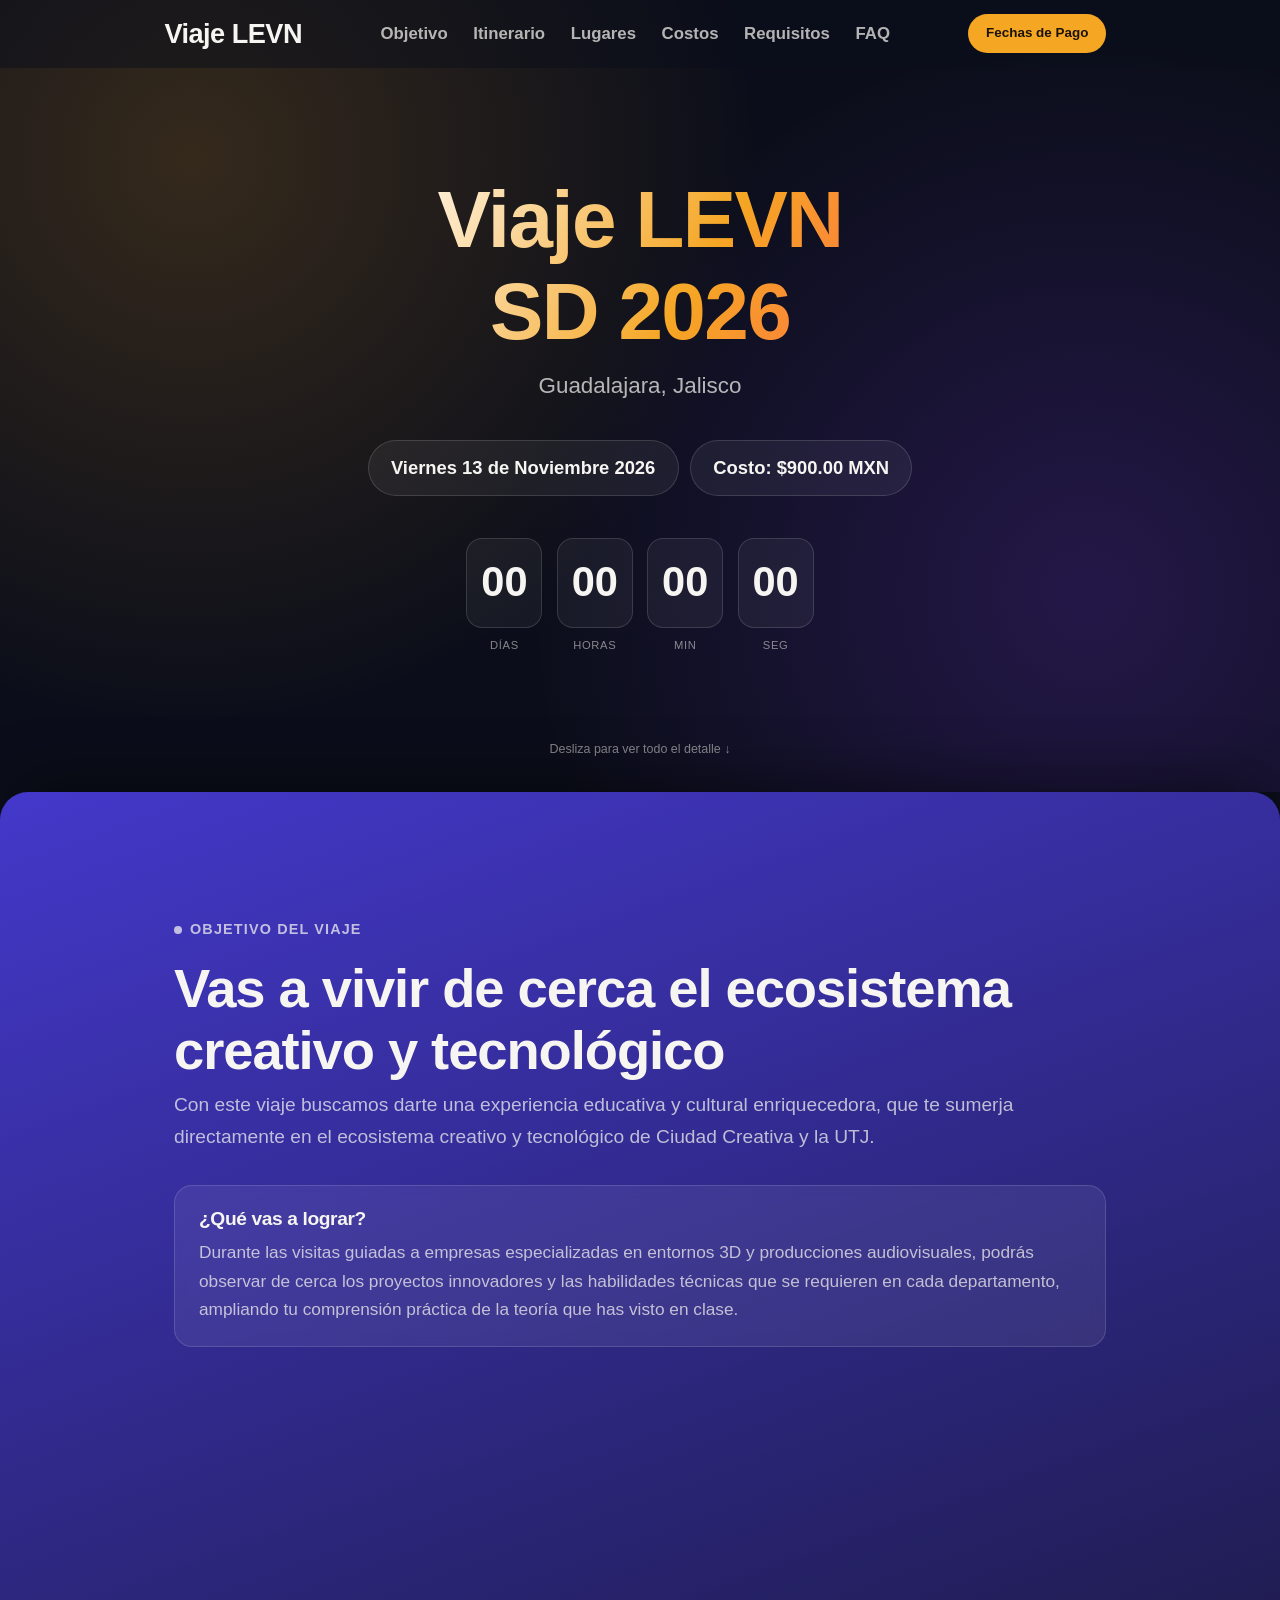
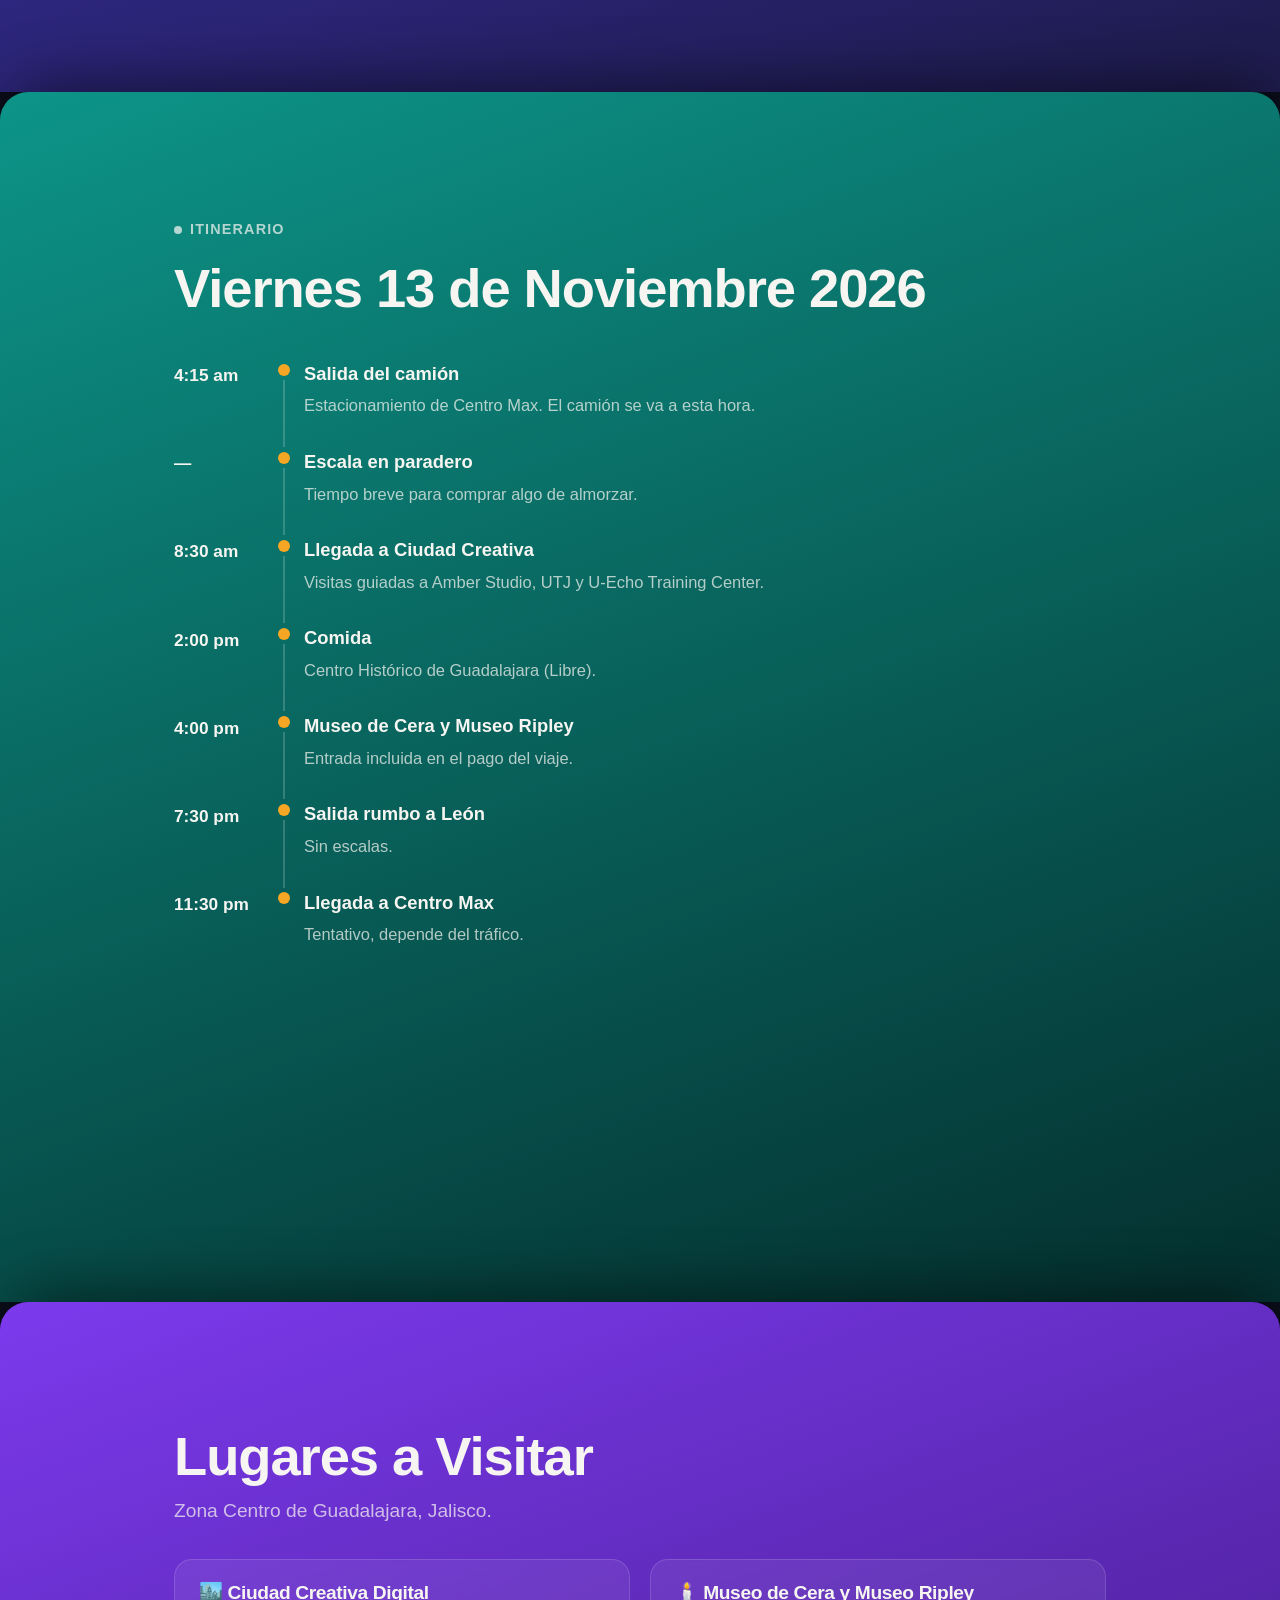
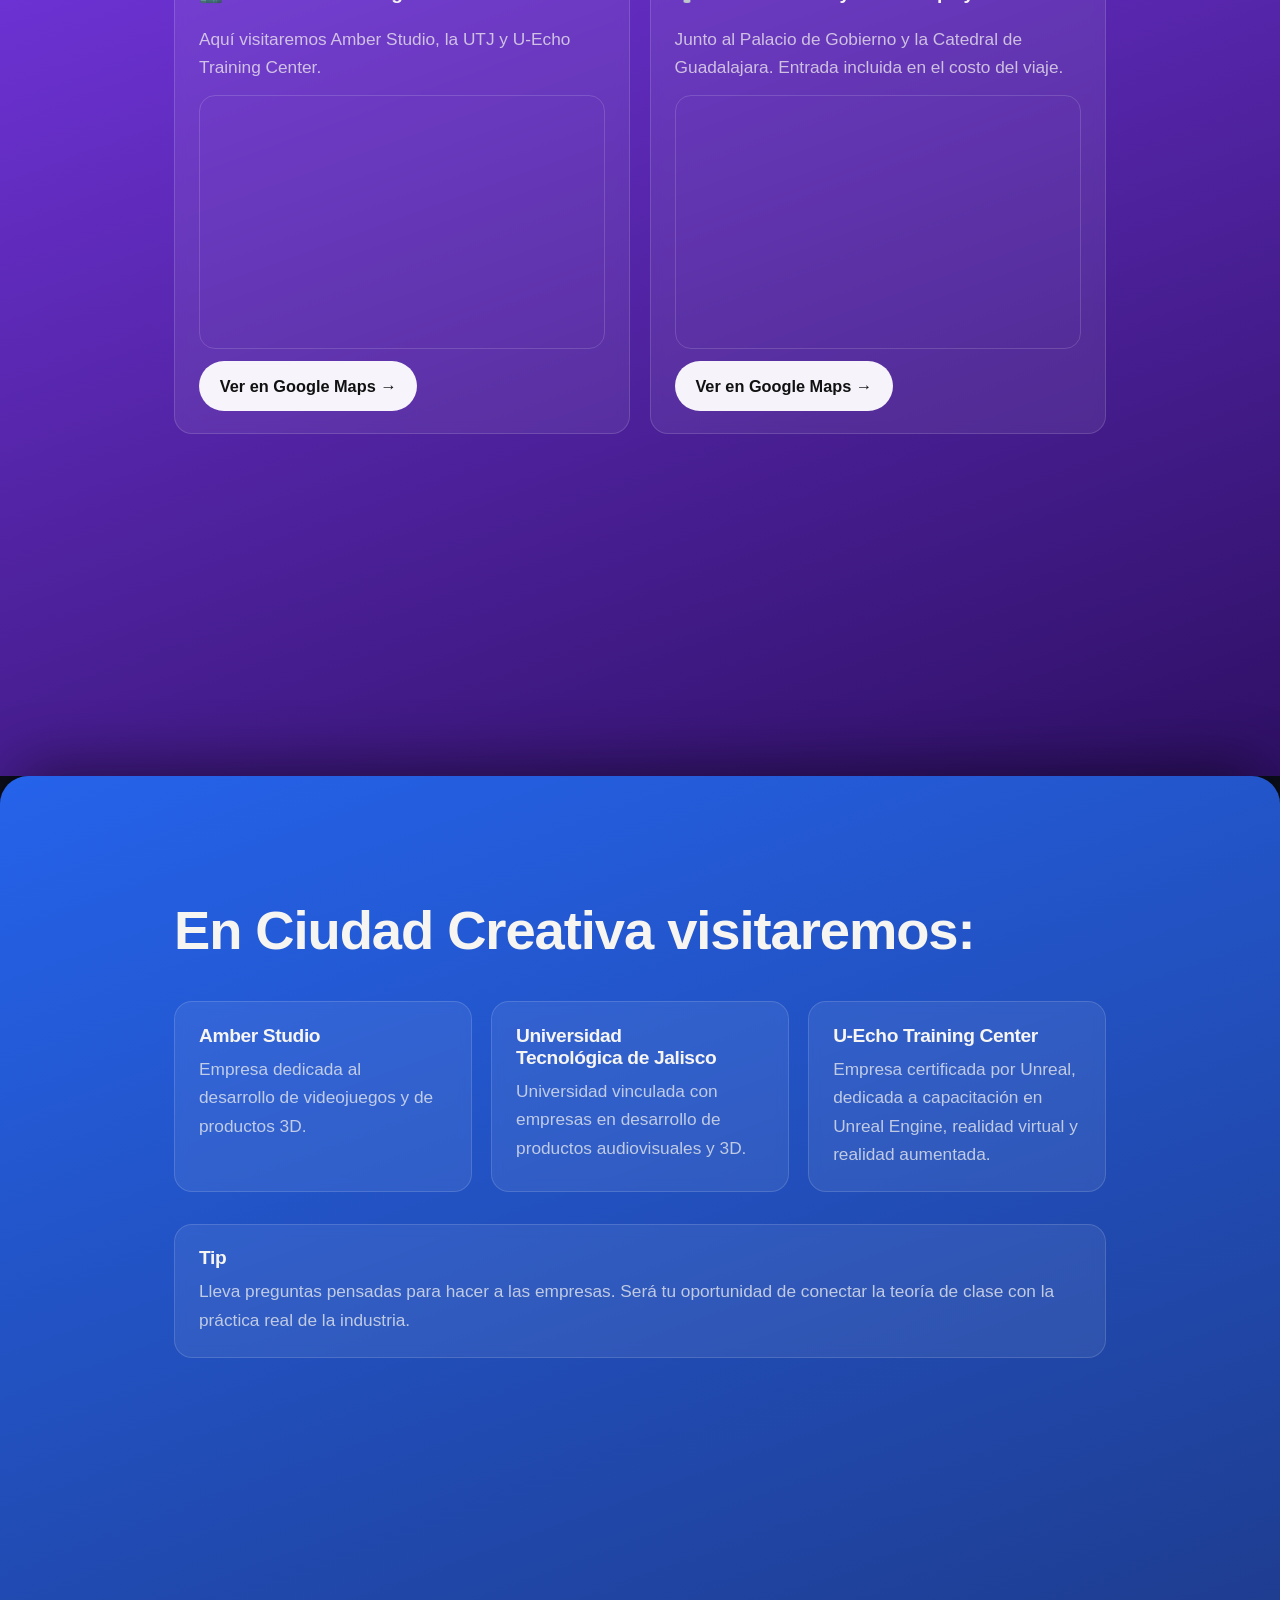
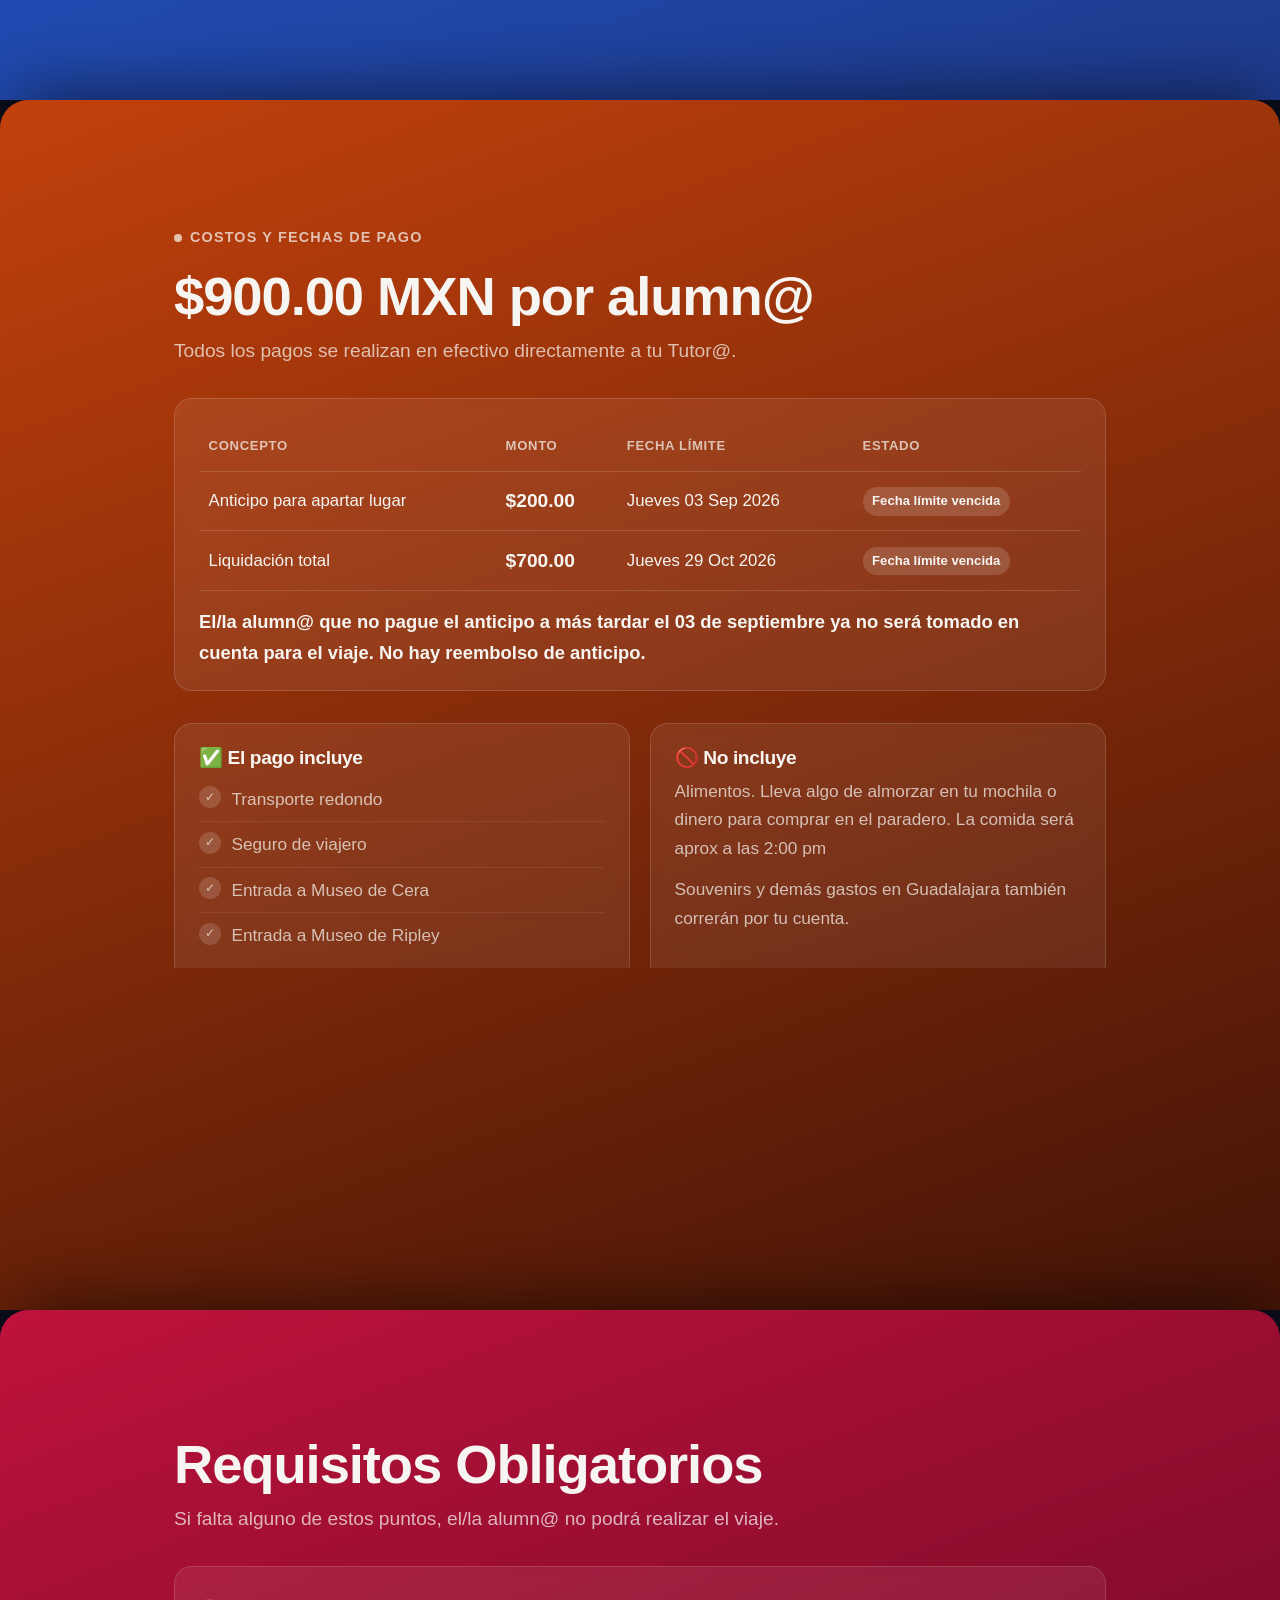
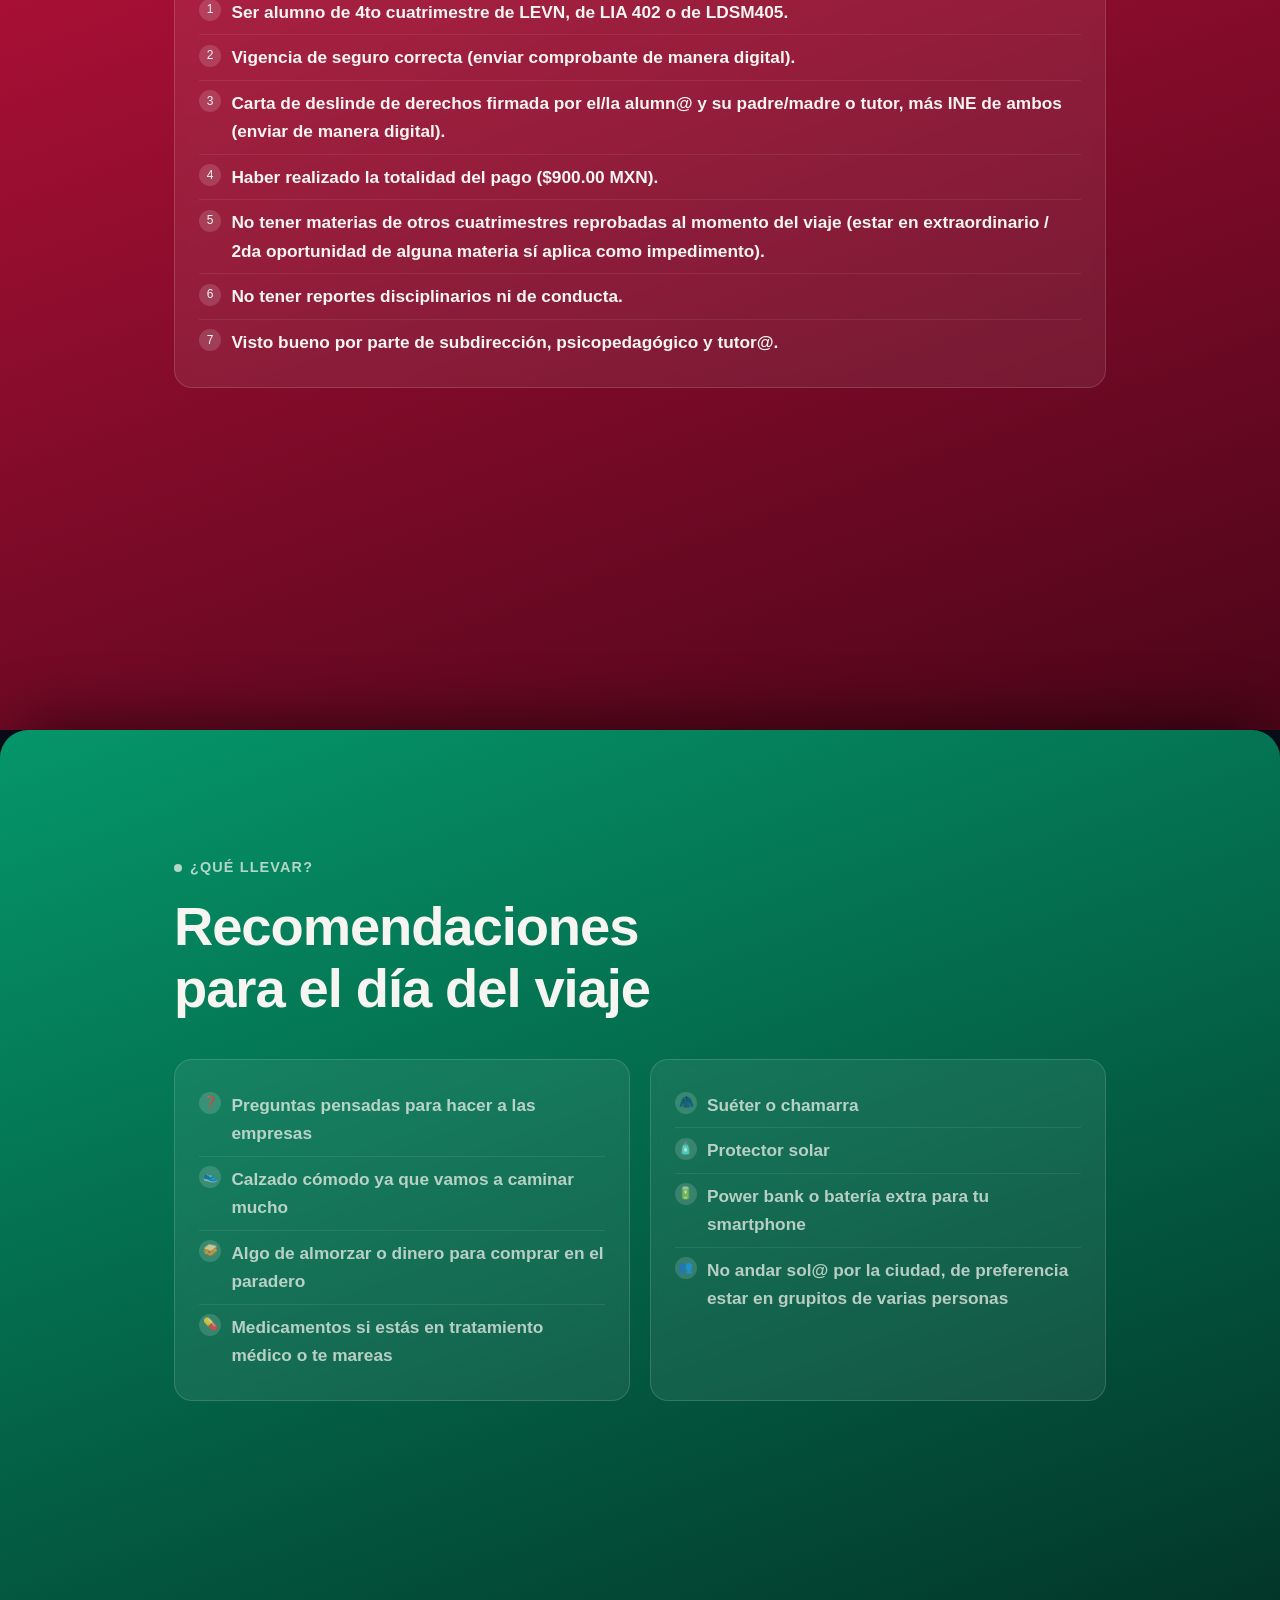
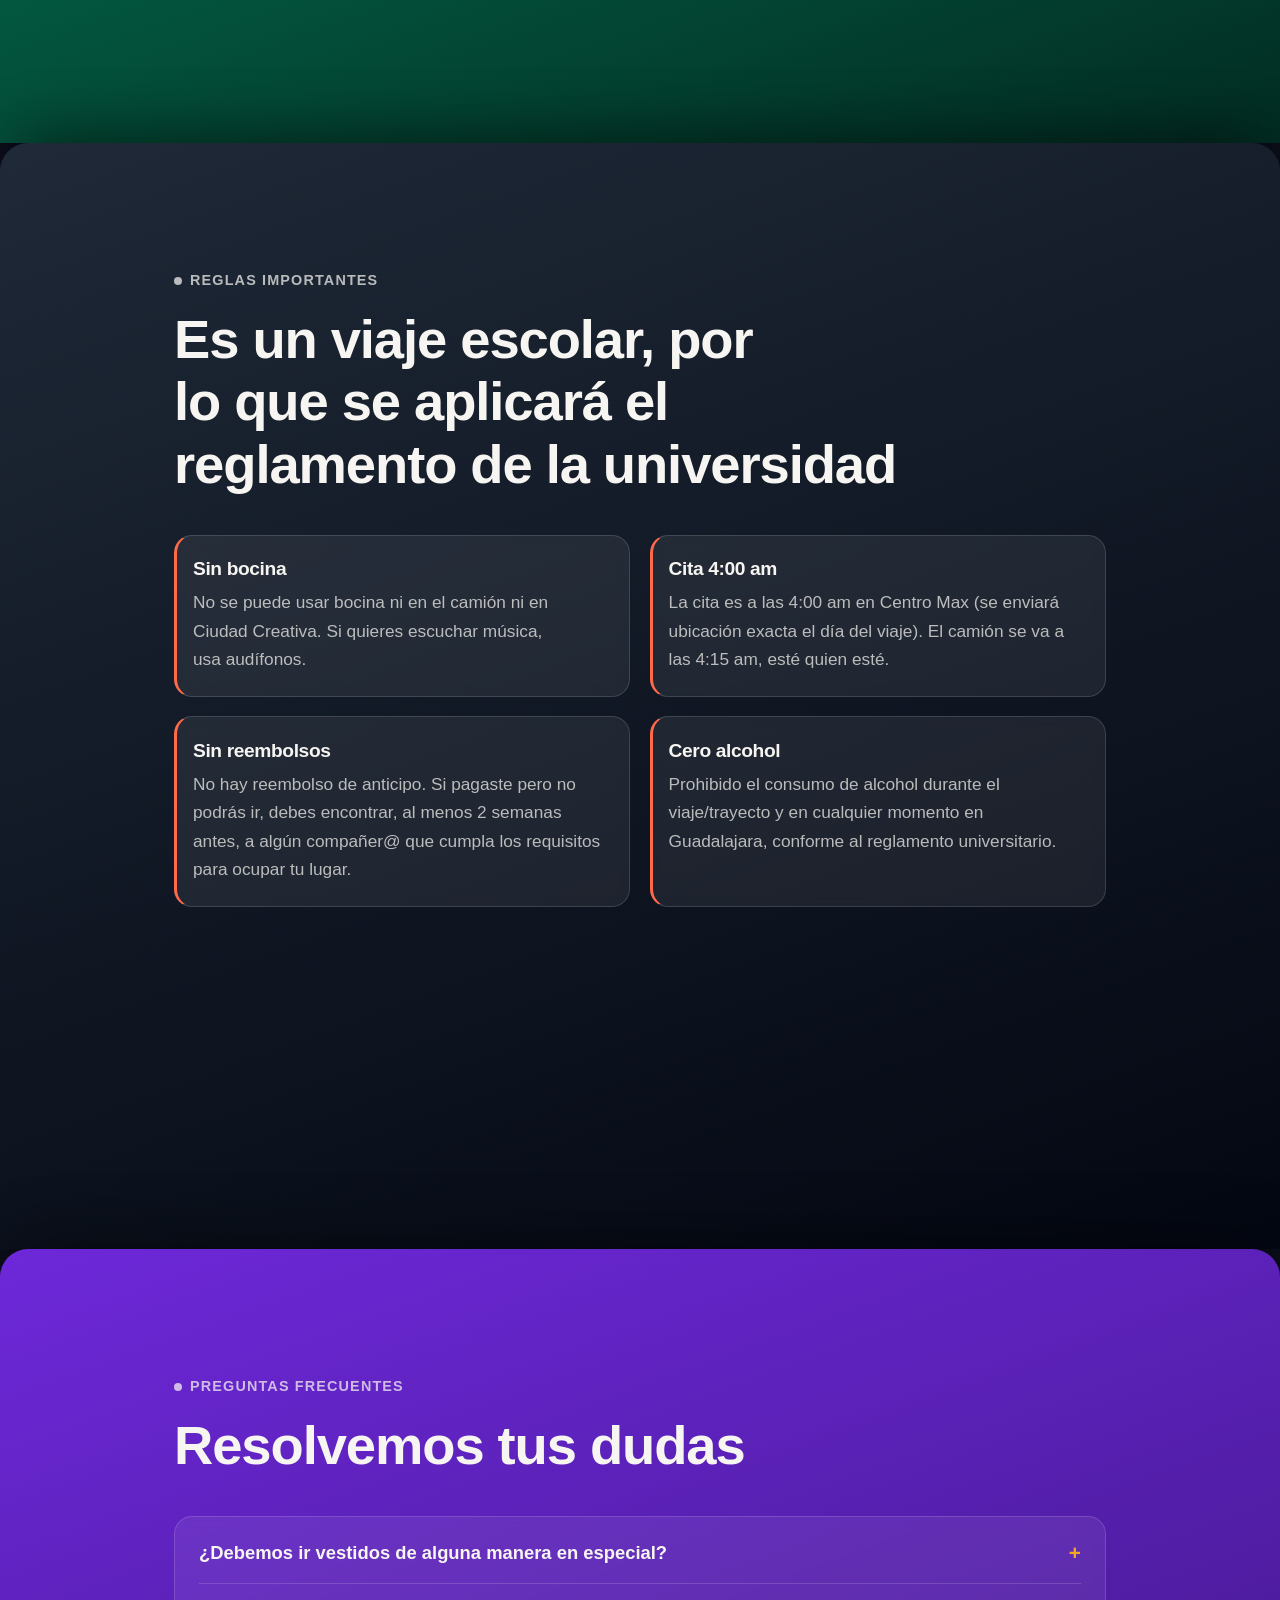
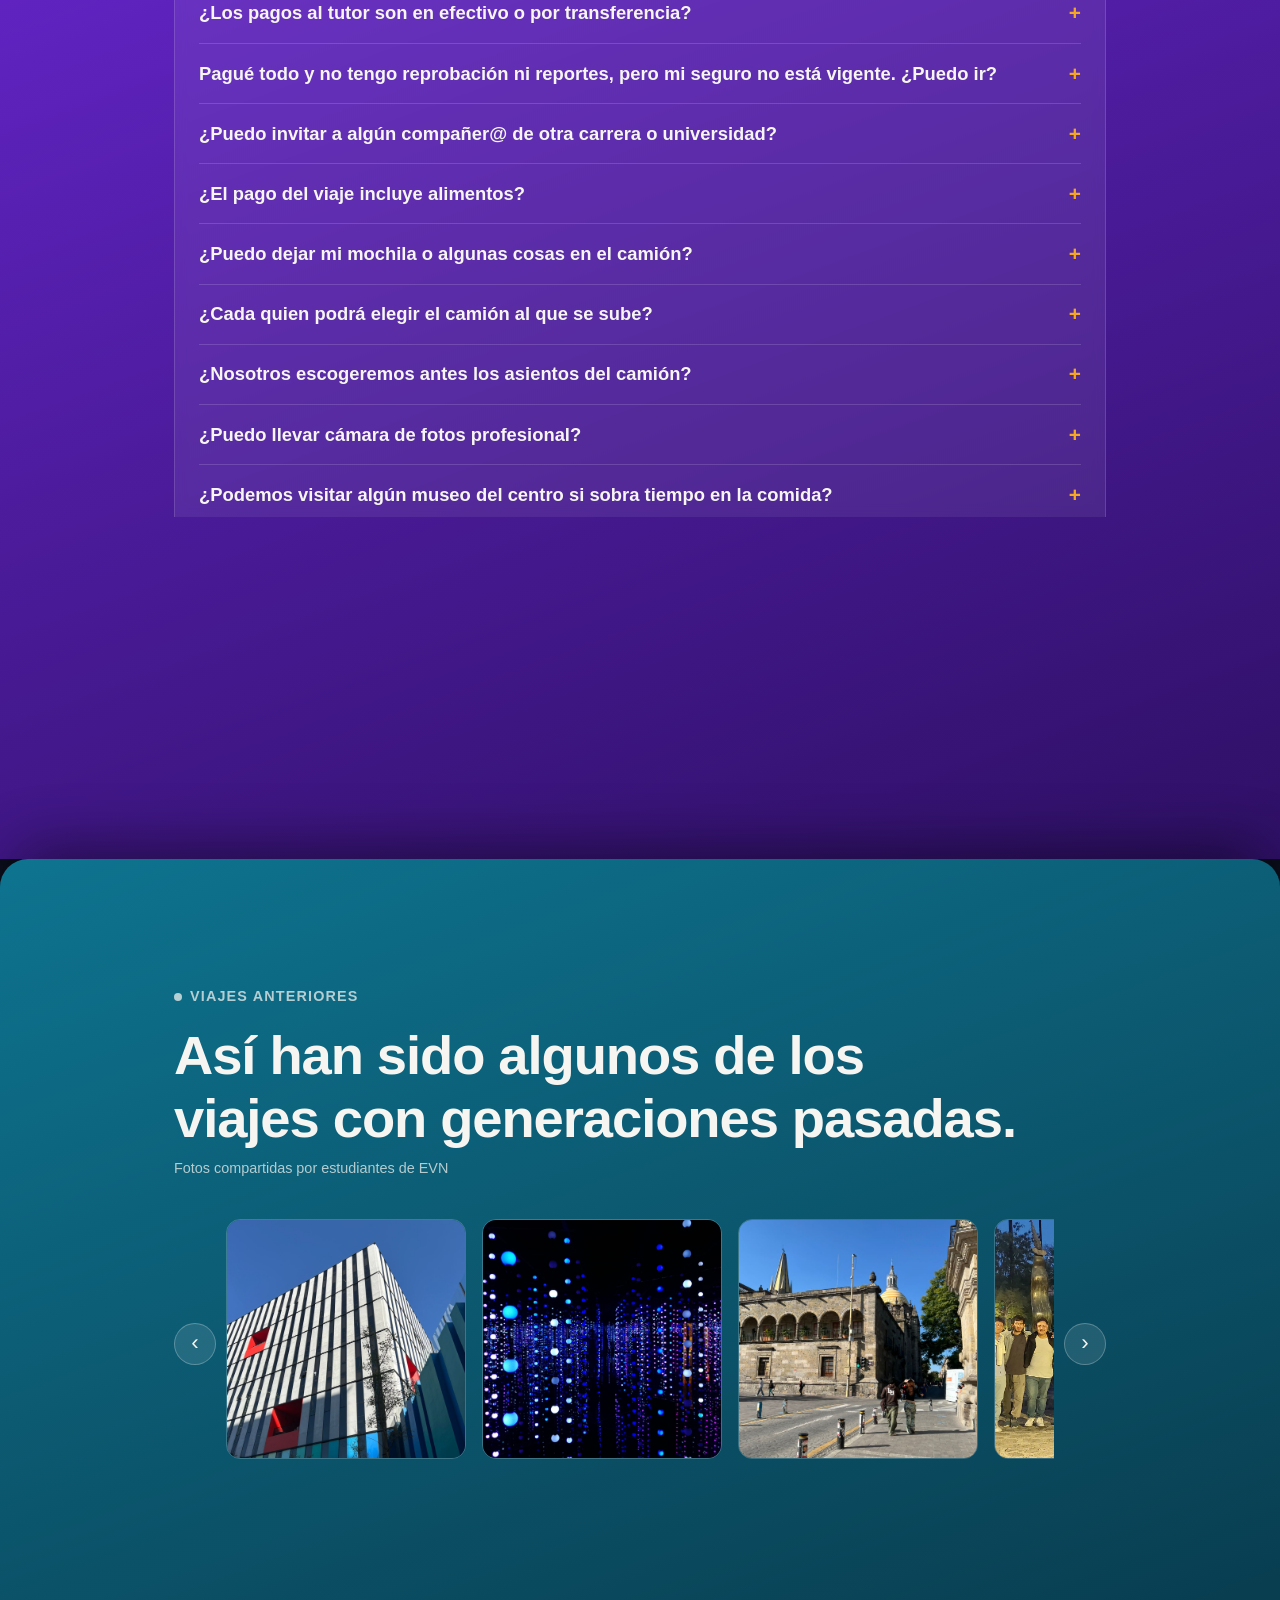
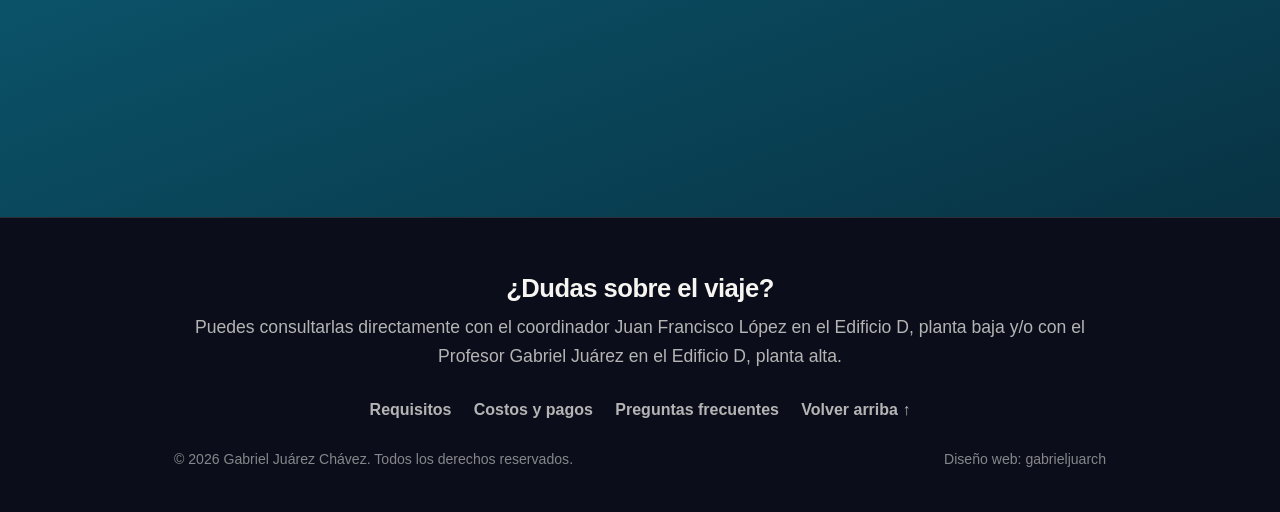
<file: index.html>
<!DOCTYPE html>
<html lang="es">
<head>
<meta charset="UTF-8" />
<meta name="viewport" content="width=device-width, initial-scale=1.0" />
<title>Viaje LEVN SD 2026 | Guadalajara</title>
<meta name="description" content="Toda la información del viaje escolar LEVN SD 2026 a Guadalajara: itinerario, costos, requisitos, recomendaciones y preguntas frecuentes." />
<meta name="robots" content="noindex, nofollow" />

<!-- Vista previa al compartir (WhatsApp, Facebook, etc.) -->
<meta property="og:type" content="website" />
<meta property="og:url" content="https://levnviaje.com/" />
<meta property="og:title" content="Viaje LEVN SD 2026 | Guadalajara" />
<meta property="og:description" content="Toda la información del viaje escolar LEVN SD 2026 a Guadalajara: itinerario, costos, requisitos, recomendaciones y preguntas frecuentes." />
<meta property="og:image" content="https://levnviaje.com/v12.jpg" />
<meta property="og:image:width" content="1280" />
<meta property="og:image:height" content="659" />
<meta property="og:locale" content="es_MX" />

<!-- Vista previa en Twitter/X -->
<meta name="twitter:card" content="summary_large_image" />
<meta name="twitter:title" content="Viaje LEVN SD 2026 | Guadalajara" />
<meta name="twitter:description" content="Toda la información del viaje escolar LEVN SD 2026 a Guadalajara: itinerario, costos, requisitos, recomendaciones y preguntas frecuentes." />
<meta name="twitter:image" content="https://levnviaje.com/v12.jpg" />

<!-- Ícono de la pestaña del navegador -->
<link rel="icon" type="image/jpeg" href="v12.jpg" />
<link rel="apple-touch-icon" href="v12.jpg" />

<link rel="stylesheet" href="style.css?v=9" />
</head>
<body>

<div class="progress" id="progress"></div>

<nav class="nav">
  <div class="wrap">
    <a href="#top" class="brand">Viaje LEVN</a>
    <div class="nav-links">
      <a href="#objetivo">Objetivo</a>
      <a href="#itinerario">Itinerario</a>
      <a href="#lugares">Lugares</a>
      <a href="#costos">Costos</a>
      <a href="#requisitos">Requisitos</a>
      <a href="#faq">FAQ</a>
    </div>
    <a href="#costos" class="nav-cta">Fechas de Pago</a>
    <button class="burger" onclick="toggleMenu()" aria-label="Abrir menú">
      <span></span><span></span><span></span>
    </button>
  </div>
</nav>

<div class="mobile-nav" id="mobile-nav">
  <a href="#objetivo">Objetivo</a>
  <a href="#itinerario">Itinerario</a>
  <a href="#lugares">Lugares</a>
  <a href="#empresas">Empresas</a>
  <a href="#costos">Costos</a>
  <a href="#requisitos">Requisitos</a>
  <a href="#recomendaciones">Recomendaciones</a>
  <a href="#reglas">Reglas</a>
  <a href="#faq">FAQ</a>
  <a href="#galeria">Galería</a>
</div>

<header class="hero" id="top">
  <div class="wrap">
    <h1>Viaje LEVN<br>SD 2026</h1>
    <p class="sub">Guadalajara, Jalisco</p>

    <div class="meta-row">
      <span class="pill pill-lg">Viernes 13 de Noviembre 2026</span>
      <span class="pill pill-lg">Costo: $900.00 MXN</span>
    </div>

    <div class="countdown" aria-label="Cuenta regresiva para el viaje">
      <div class="cell"><div class="num" id="cd-d">--</div><span class="lbl">Días</span></div>
      <div class="cell"><div class="num" id="cd-h">--</div><span class="lbl">Horas</span></div>
      <div class="cell"><div class="num" id="cd-m">--</div><span class="lbl">Min</span></div>
      <div class="cell"><div class="num" id="cd-s">--</div><span class="lbl">Seg</span></div>
    </div>
  </div>
  <div class="scroll-cue">Desliza para ver todo el detalle ↓</div>
</header>

<main class="stack">

  <!-- OBJETIVO -->
  <section class="card card-objetivo" id="objetivo">
    <div class="wrap">
      <div class="card-inner">
        <div data-anim>
          <span class="eyebrow">Objetivo del viaje</span>
          <h2>Vas a vivir de cerca el ecosistema creativo y tecnológico</h2>
          <p class="lede">Con este viaje buscamos darte una experiencia educativa y cultural enriquecedora, que te sumerja directamente en el ecosistema creativo y tecnológico de Ciudad Creativa y la UTJ.</p>
        </div>
        <div class="box" data-anim>
          <h3>¿Qué vas a lograr?</h3>
          <p>Durante las visitas guiadas a empresas especializadas en entornos 3D y producciones audiovisuales, podrás observar de cerca los proyectos innovadores y las habilidades técnicas que se requieren en cada departamento, ampliando tu comprensión práctica de la teoría que has visto en clase.</p>
        </div>
      </div>
    </div>
  </section>

  <!-- ITINERARIO -->
  <section class="card card-itinerario" id="itinerario">
    <div class="wrap">
      <div class="card-inner">
        <div data-anim>
          <span class="eyebrow">Itinerario</span>
          <h2>Viernes 13 de Noviembre 2026</h2>
        </div>
        <div class="timeline" data-anim>
          <div class="t-item">
            <div class="t-time">4:15 am</div>
            <div class="t-dot-col"><div class="t-dot"></div><div class="t-line"></div></div>
            <div class="t-content"><strong>Salida del camión</strong><span>Estacionamiento de Centro Max. El camión se va a esta hora.</span></div>
          </div>
          <div class="t-item">
            <div class="t-time">—</div>
            <div class="t-dot-col"><div class="t-dot"></div><div class="t-line"></div></div>
            <div class="t-content"><strong>Escala en paradero</strong><span>Tiempo breve para comprar algo de almorzar.</span></div>
          </div>
          <div class="t-item">
            <div class="t-time">8:30 am</div>
            <div class="t-dot-col"><div class="t-dot"></div><div class="t-line"></div></div>
            <div class="t-content"><strong>Llegada a Ciudad Creativa</strong><span>Visitas guiadas a Amber Studio, UTJ y U-Echo Training Center.</span></div>
          </div>
          <div class="t-item">
            <div class="t-time">2:00 pm</div>
            <div class="t-dot-col"><div class="t-dot"></div><div class="t-line"></div></div>
            <div class="t-content"><strong>Comida</strong><span>Centro Histórico de Guadalajara (Libre).</span></div>
          </div>
          <div class="t-item">
            <div class="t-time">4:00 pm</div>
            <div class="t-dot-col"><div class="t-dot"></div><div class="t-line"></div></div>
            <div class="t-content"><strong>Museo de Cera y Museo Ripley</strong><span>Entrada incluida en el pago del viaje.</span></div>
          </div>
          <div class="t-item">
            <div class="t-time">7:30 pm</div>
            <div class="t-dot-col"><div class="t-dot"></div><div class="t-line"></div></div>
            <div class="t-content"><strong>Salida rumbo a León</strong><span>Sin escalas.</span></div>
          </div>
          <div class="t-item">
            <div class="t-time">11:30 pm</div>
            <div class="t-dot-col"><div class="t-dot"></div></div>
            <div class="t-content"><strong>Llegada a Centro Max</strong><span>Tentativo, depende del tráfico.</span></div>
          </div>
        </div>
      </div>
    </div>
  </section>

  <!-- LUGARES -->
  <section class="card card-lugares" id="lugares">
    <div class="wrap">
      <div class="card-inner">
        <div data-anim>
          <h2>Lugares a Visitar</h2>
          <p class="lede">Zona Centro de Guadalajara, Jalisco.</p>
        </div>
        <div class="grid-2" data-anim>
          <div class="place-card box">
            <h3>🏙️ Ciudad Creativa Digital</h3>
            <p>Aquí visitaremos Amber Studio, la UTJ y U-Echo Training Center.</p>
            <div class="map-frame">
              <iframe src="https://www.google.com/maps?q=Ciudad+Creativa+Digital+Guadalajara&output=embed" loading="lazy" allowfullscreen title="Mapa Ciudad Creativa Digital"></iframe>
            </div>
            <a class="btn" href="https://maps.app.goo.gl/6ZiBhC86LEQm1Rfv9" target="_blank" rel="noopener">Ver en Google Maps →</a>
          </div>
          <div class="place-card box">
            <h3>🕯️ Museo de Cera y Museo Ripley</h3>
            <p>Junto al Palacio de Gobierno y la Catedral de Guadalajara. Entrada incluida en el costo del viaje.</p>
            <div class="map-frame">
              <iframe src="https://www.google.com/maps?q=Museo+de+Cera+Guadalajara&output=embed" loading="lazy" allowfullscreen title="Mapa Museo de Cera Guadalajara"></iframe>
            </div>
            <a class="btn" href="https://maps.app.goo.gl/ynJmQq8urWh1tKw86" target="_blank" rel="noopener">Ver en Google Maps →</a>
          </div>
        </div>
      </div>
    </div>
  </section>

  <!-- EMPRESAS -->
  <section class="card card-empresas" id="empresas">
    <div class="wrap">
      <div class="card-inner">
        <div data-anim>
          <h2>En Ciudad Creativa visitaremos:</h2>
        </div>
        <div class="grid-3" data-anim>
          <div class="box">
            <h3>Amber Studio</h3>
            <p>Empresa dedicada al desarrollo de videojuegos y de productos 3D.</p>
          </div>
          <div class="box">
            <h3>Universidad Tecnológica de Jalisco</h3>
            <p>Universidad vinculada con empresas en desarrollo de productos audiovisuales y 3D.</p>
          </div>
          <div class="box">
            <h3>U-Echo Training Center</h3>
            <p>Empresa certificada por Unreal, dedicada a capacitación en Unreal Engine, realidad virtual y realidad aumentada.</p>
          </div>
        </div>
        <div class="box" data-anim>
          <h3>Tip</h3>
          <p>Lleva preguntas pensadas para hacer a las empresas. Será tu oportunidad de conectar la teoría de clase con la práctica real de la industria.</p>
        </div>
      </div>
    </div>
  </section>

  <!-- COSTOS -->
  <section class="card card-costos" id="costos">
    <div class="wrap">
      <div class="card-inner">
        <div data-anim>
          <span class="eyebrow">Costos y fechas de pago</span>
          <h2>$900.00 MXN por alumn@</h2>
          <p class="lede">Todos los pagos se realizan en efectivo directamente a tu Tutor@.</p>
        </div>
        <div class="box" data-anim>
          <table class="pay-table">
            <thead>
              <tr><th>Concepto</th><th>Monto</th><th>Fecha límite</th><th>Estado</th></tr>
            </thead>
            <tbody>
              <tr>
                <td>Anticipo para apartar lugar</td>
                <td><strong>$200.00</strong></td>
                <td>Jueves 03 Sep 2026</td>
                <td><span class="badge" id="days-anticipo">Calculando…</span></td>
              </tr>
              <tr>
                <td>Liquidación total</td>
                <td><strong>$700.00</strong></td>
                <td>Jueves 29 Oct 2026</td>
                <td><span class="badge" id="days-total">Calculando…</span></td>
              </tr>
            </tbody>
          </table>
          <p style="margin-top:1rem; color:var(--paper); font-size:1.15rem; font-weight:700;">El/la alumn@ que no pague el anticipo a más tardar el 03 de septiembre ya no será tomado en cuenta para el viaje. No hay reembolso de anticipo.</p>
        </div>
        <div class="grid-2" data-anim>
          <div class="box">
            <h3>✅ El pago incluye</h3>
            <ul class="check-list">
              <li><span class="ico">✓</span> Transporte redondo</li>
              <li><span class="ico">✓</span> Seguro de viajero</li>
              <li><span class="ico">✓</span> Entrada a Museo de Cera</li>
              <li><span class="ico">✓</span> Entrada a Museo de Ripley</li>
            </ul>
          </div>
          <div class="box">
            <h3>🚫 No incluye</h3>
            <p>Alimentos. Lleva algo de almorzar en tu mochila o dinero para comprar en el paradero. La comida será aprox a las 2:00 pm</p>
            <p style="margin-top:0.8rem;">Souvenirs y demás gastos en Guadalajara también correrán por tu cuenta.</p>
          </div>
        </div>
      </div>
    </div>
  </section>

  <!-- REQUISITOS -->
  <section class="card card-requisitos" id="requisitos">
    <div class="wrap">
      <div class="card-inner">
        <div data-anim>
          <h2>Requisitos Obligatorios</h2>
          <p class="lede">Si falta alguno de estos puntos, el/la alumn@ no podrá realizar el viaje.</p>
        </div>
        <div class="box" data-anim>
          <ul class="check-list">
            <li><span class="ico">1</span> <strong>Ser alumno de 4to cuatrimestre de LEVN, de LIA 402 o de LDSM405.</strong></li>
            <li><span class="ico">2</span> <strong>Vigencia de seguro correcta (enviar comprobante de manera digital).</strong></li>
            <li><span class="ico">3</span> <strong>Carta de deslinde de derechos firmada por el/la alumn@ y su padre/madre o tutor, más INE de ambos (enviar de manera digital).</strong></li>
            <li><span class="ico">4</span> <strong>Haber realizado la totalidad del pago ($900.00 MXN).</strong></li>
            <li><span class="ico">5</span> <strong>No tener materias de otros cuatrimestres reprobadas al momento del viaje (estar en extraordinario / 2da oportunidad de alguna materia sí aplica como impedimento).</strong></li>
            <li><span class="ico">6</span> <strong>No tener reportes disciplinarios ni de conducta.</strong></li>
            <li><span class="ico">7</span> <strong>Visto bueno por parte de subdirección, psicopedagógico y tutor@.</strong></li>
          </ul>
        </div>
      </div>
    </div>
  </section>

  <!-- RECOMENDACIONES -->
  <section class="card card-recos" id="recomendaciones">
    <div class="wrap">
      <div class="card-inner">
        <div data-anim>
          <span class="eyebrow">¿Qué llevar?</span>
          <h2>Recomendaciones para el día del viaje</h2>
        </div>
        <div class="grid-2" data-anim>
          <div class="box">
            <ul class="check-list">
              <li><span class="ico">❓</span> <strong>Preguntas pensadas para hacer a las empresas</strong></li>
              <li><span class="ico">👟</span> <strong>Calzado cómodo ya que vamos a caminar mucho</strong></li>
              <li><span class="ico">🥪</span> <strong>Algo de almorzar o dinero para comprar en el paradero</strong></li>
              <li><span class="ico">💊</span> <strong>Medicamentos si estás en tratamiento médico o te mareas</strong></li>
            </ul>
          </div>
          <div class="box">
            <ul class="check-list">
              <li><span class="ico">🧥</span> <strong>Suéter o chamarra</strong></li>
              <li><span class="ico">🧴</span> <strong>Protector solar</strong></li>
              <li><span class="ico">🔋</span> <strong>Power bank o batería extra para tu smartphone</strong></li>
              <li><span class="ico">👥</span> <strong>No andar sol@ por la ciudad, de preferencia estar en grupitos de varias personas</strong></li>
            </ul>
          </div>
        </div>
      </div>
    </div>
  </section>

  <!-- REGLAS -->
  <section class="card card-reglas" id="reglas">
    <div class="wrap">
      <div class="card-inner">
        <div data-anim>
          <span class="eyebrow">Reglas importantes</span>
          <h2>Es un viaje escolar, por lo que se aplicará el reglamento de la universidad</h2>
        </div>
        <div class="grid-2" data-anim>
          <div class="box rule-card"><h3>Sin bocina</h3><p>No se puede usar bocina ni en el camión ni en Ciudad Creativa. Si quieres escuchar música, usa audífonos.</p></div>
          <div class="box rule-card"><h3>Cita 4:00 am</h3><p>La cita es a las 4:00 am en Centro Max (se enviará ubicación exacta el día del viaje). El camión se va a las 4:15 am, esté quien esté.</p></div>
          <div class="box rule-card"><h3>Sin reembolsos</h3><p>No hay reembolso de anticipo. Si pagaste pero no podrás ir, debes encontrar, al menos 2 semanas antes, a algún compañer@ que cumpla los requisitos para ocupar tu lugar.</p></div>
          <div class="box rule-card"><h3>Cero alcohol</h3><p>Prohibido el consumo de alcohol durante el viaje/trayecto y en cualquier momento en Guadalajara, conforme al reglamento universitario.</p></div>
        </div>
      </div>
    </div>
  </section>

  <!-- FAQ -->
  <section class="card card-faq" id="faq">
    <div class="wrap">
      <div class="card-inner">
        <div data-anim>
          <span class="eyebrow">Preguntas frecuentes</span>
          <h2>Resolvemos tus dudas</h2>
        </div>
        <div class="box" data-anim style="padding: 0.4rem 1.5rem;">
          <div class="faq-item">
            <button class="faq-q">¿Debemos ir vestidos de alguna manera en especial? <span class="plus">+</span></button>
            <div class="faq-a"><p>No hay código de vestimenta estricto, pero representas a la Universidad ante las empresas. Recomendamos ir aseado, con vestimenta casual y/o cómoda ya que vamos a caminar bastante.</p></div>
          </div>
          <div class="faq-item">
            <button class="faq-q">¿Los pagos al tutor son en efectivo o por transferencia? <span class="plus">+</span></button>
            <div class="faq-a"><p>Solamente se reciben pagos en efectivo.</p></div>
          </div>
          <div class="faq-item">
            <button class="faq-q">Pagué todo y no tengo reprobación ni reportes, pero mi seguro no está vigente. ¿Puedo ir? <span class="plus">+</span></button>
            <div class="faq-a"><p>No. Se deben cumplir todos los requisitos, incluyendo tener la vigencia de seguro correcta y actualizada.</p></div>
          </div>
          <div class="faq-item">
            <button class="faq-q">¿Puedo invitar a algún compañer@ de otra carrera o universidad? <span class="plus">+</span></button>
            <div class="faq-a"><p>No. Solamente pueden ir alumnos de 4to cuatrimestre de LEVN, LIA 402 y LDSM405.</p></div>
          </div>
          <div class="faq-item">
            <button class="faq-q">¿El pago del viaje incluye alimentos? <span class="plus">+</span></button>
            <div class="faq-a"><p>No. Lleva algo de almorzar en tu mochila o dinero para comprar en el paradero de escala. Ya en Guadalajara, ustedes deciden qué y dónde comer.</p></div>
          </div>
          <div class="faq-item">
            <button class="faq-q">¿Puedo dejar mi mochila o algunas cosas en el camión? <span class="plus">+</span></button>
            <div class="faq-a"><p>Sí, pero solo podrás recuperarlas hasta el regreso ya que el camión no se estaciona cerca de donde nos bajaremos.</p></div>
          </div>
          <div class="faq-item">
            <button class="faq-q">¿Cada quien podrá elegir el camión al que se sube? <span class="plus">+</span></button>
            <div class="faq-a"><p>En caso de usar 2 camiones (o camión y sprinter), se asignarán por grupos y no será posible cambiar el camión asignado por el personal docente.</p></div>
          </div>
          <div class="faq-item">
            <button class="faq-q">¿Nosotros escogeremos antes los asientos del camión? <span class="plus">+</span></button>
            <div class="faq-a"><p>El lugar se elige conforme van llegando, pudiendo apartar solamente el lugar de su pareja de asiento. No se pueden apartar más asientos.</p></div>
          </div>
          <div class="faq-item">
            <button class="faq-q">¿Puedo llevar cámara de fotos profesional? <span class="plus">+</span></button>
            <div class="faq-a"><p>Sí, pero tú te haces responsable de cuidarla en todo momento, dado que ni la universidad ni los docentes responden por daños a la misma.</p></div>
          </div>
          <div class="faq-item">
            <button class="faq-q">¿Podemos visitar algún museo del centro si sobra tiempo en la comida? <span class="plus">+</span></button>
            <div class="faq-a"><p>Sí, siempre y cuando no implique salir de la zona centro.</p></div>
          </div>
          <div class="faq-item">
            <button class="faq-q">¿Puedo llevar un termo/botella con agua, jugo o café? <span class="plus">+</span></button>
            <div class="faq-a"><p>Sí. Solo ten cuidado de no derramar el líquido en el camión, las empresas ni el museo.</p></div>
          </div>
          <div class="faq-item">
            <button class="faq-q">¿Qué pasa con las clases/entregas que tengamos ese día? <span class="plus">+</span></button>
            <div class="faq-a"><p>Coordinación enviará a los docentes el listado de alumnos que viajan para que no cuente como falta y puedan tener otra fecha de entrega.</p></div>
          </div>
        </div>
      </div>
    </div>
  </section>

  <!-- GALERIA -->
  <section class="card card-galeria" id="galeria">
    <div class="wrap">
      <div class="card-inner">
        <div data-anim>
          <span class="eyebrow">Viajes anteriores</span>
          <h2>Así han sido algunos de los viajes con generaciones pasadas.</h2>
          <p class="lede" style="font-size:0.9rem;">Fotos compartidas por estudiantes de EVN</p>
        </div>
        <div class="carousel-wrap" data-anim>
          <button class="carousel-arrow carousel-prev" onclick="scrollCarousel(-1)" aria-label="Anterior">‹</button>
          <div class="gallery-carousel" id="gallery-carousel">
            <div class="tile" data-index="1" onclick="openLightbox(1)"><img src="v1.jpg" alt="Foto viaje anterior 1" loading="lazy" draggable="false" oncontextmenu="return false"></div>
            <div class="tile" data-index="2" onclick="openLightbox(2)"><img src="v2.jpg" alt="Foto viaje anterior 2" loading="lazy" draggable="false" oncontextmenu="return false"></div>
            <div class="tile" data-index="3" onclick="openLightbox(3)"><img src="v3.jpg" alt="Foto viaje anterior 3" loading="lazy" draggable="false" oncontextmenu="return false"></div>
            <div class="tile" data-index="4" onclick="openLightbox(4)"><img src="v4.jpg" alt="Foto viaje anterior 4" loading="lazy" draggable="false" oncontextmenu="return false"></div>
            <div class="tile" data-index="5" onclick="openLightbox(5)"><img src="v5.jpg" alt="Foto viaje anterior 5" loading="lazy" draggable="false" oncontextmenu="return false"></div>
            <div class="tile" data-index="6" onclick="openLightbox(6)"><img src="v6.jpg" alt="Foto viaje anterior 6" loading="lazy" draggable="false" oncontextmenu="return false"></div>
            <div class="tile" data-index="7" onclick="openLightbox(7)"><img src="v7.jpg" alt="Foto viaje anterior 7" loading="lazy" draggable="false" oncontextmenu="return false"></div>
            <div class="tile" data-index="8" onclick="openLightbox(8)"><img src="v8.jpg" alt="Foto viaje anterior 8" loading="lazy" draggable="false" oncontextmenu="return false"></div>
            <div class="tile" data-index="9" onclick="openLightbox(9)"><img src="v9.jpg" alt="Foto viaje anterior 9" loading="lazy" draggable="false" oncontextmenu="return false"></div>
            <div class="tile" data-index="10" onclick="openLightbox(10)"><img src="v10.jpg" alt="Foto viaje anterior 10" loading="lazy" draggable="false" oncontextmenu="return false"></div>
            <div class="tile" data-index="11" onclick="openLightbox(11)"><img src="v11.jpg" alt="Foto viaje anterior 11" loading="lazy" draggable="false" oncontextmenu="return false"></div>
            <div class="tile" data-index="12" onclick="openLightbox(12)"><img src="v12.jpg" alt="Foto viaje anterior 12" loading="lazy" draggable="false" oncontextmenu="return false"></div>
            <div class="tile" data-index="13" onclick="openLightbox(13)"><img src="v13.jpg" alt="Foto viaje anterior 13" loading="lazy" draggable="false" oncontextmenu="return false"></div>
            <div class="tile" data-index="14" onclick="openLightbox(14)"><img src="v14.jpg" alt="Foto viaje anterior 14" loading="lazy" draggable="false" oncontextmenu="return false"></div>
            <div class="tile" data-index="15" onclick="openLightbox(15)"><img src="v15.jpg" alt="Foto viaje anterior 15" loading="lazy" draggable="false" oncontextmenu="return false"></div>
            <div class="tile" data-index="16" onclick="openLightbox(16)"><img src="v16.jpg" alt="Foto viaje anterior 16" loading="lazy" draggable="false" oncontextmenu="return false"></div>
          </div>
          <button class="carousel-arrow carousel-next" onclick="scrollCarousel(1)" aria-label="Siguiente">›</button>
        </div>
      </div>
    </div>
  </section>

</main>

<footer>
  <div class="wrap">
    <h3>¿Dudas sobre el viaje?</h3>
    <p>Puedes consultarlas directamente con el coordinador Juan Francisco López en el Edificio D, planta baja y/o con el Profesor Gabriel Juárez en el Edificio D, planta alta.</p>
    <div class="foot-links">
      <a href="#requisitos">Requisitos</a>
      <a href="#costos">Costos y pagos</a>
      <a href="#faq">Preguntas frecuentes</a>
      <a href="#top">Volver arriba ↑</a>
    </div>
    <div class="fine-row">
      <span class="fine">© 2026 Gabriel Juárez Chávez. Todos los derechos reservados.</span>
      <span class="fine">Diseño web: gabrieljuarch</span>
    </div>
  </div>
</footer>

<div class="lightbox" id="lightbox" onclick="closeLightbox(event)">
  <button class="lightbox-close" onclick="closeLightbox(event)" aria-label="Cerrar">✕</button>
  <button class="lightbox-nav lightbox-prev" onclick="lightboxStep(event,-1)" aria-label="Foto anterior">‹</button>
  <div class="lightbox-tile" id="lightbox-tile"></div>
  <button class="lightbox-nav lightbox-next" onclick="lightboxStep(event,1)" aria-label="Foto siguiente">›</button>
</div>

<script src="main.js?v=5"></script>
</body>
</html>
</file>
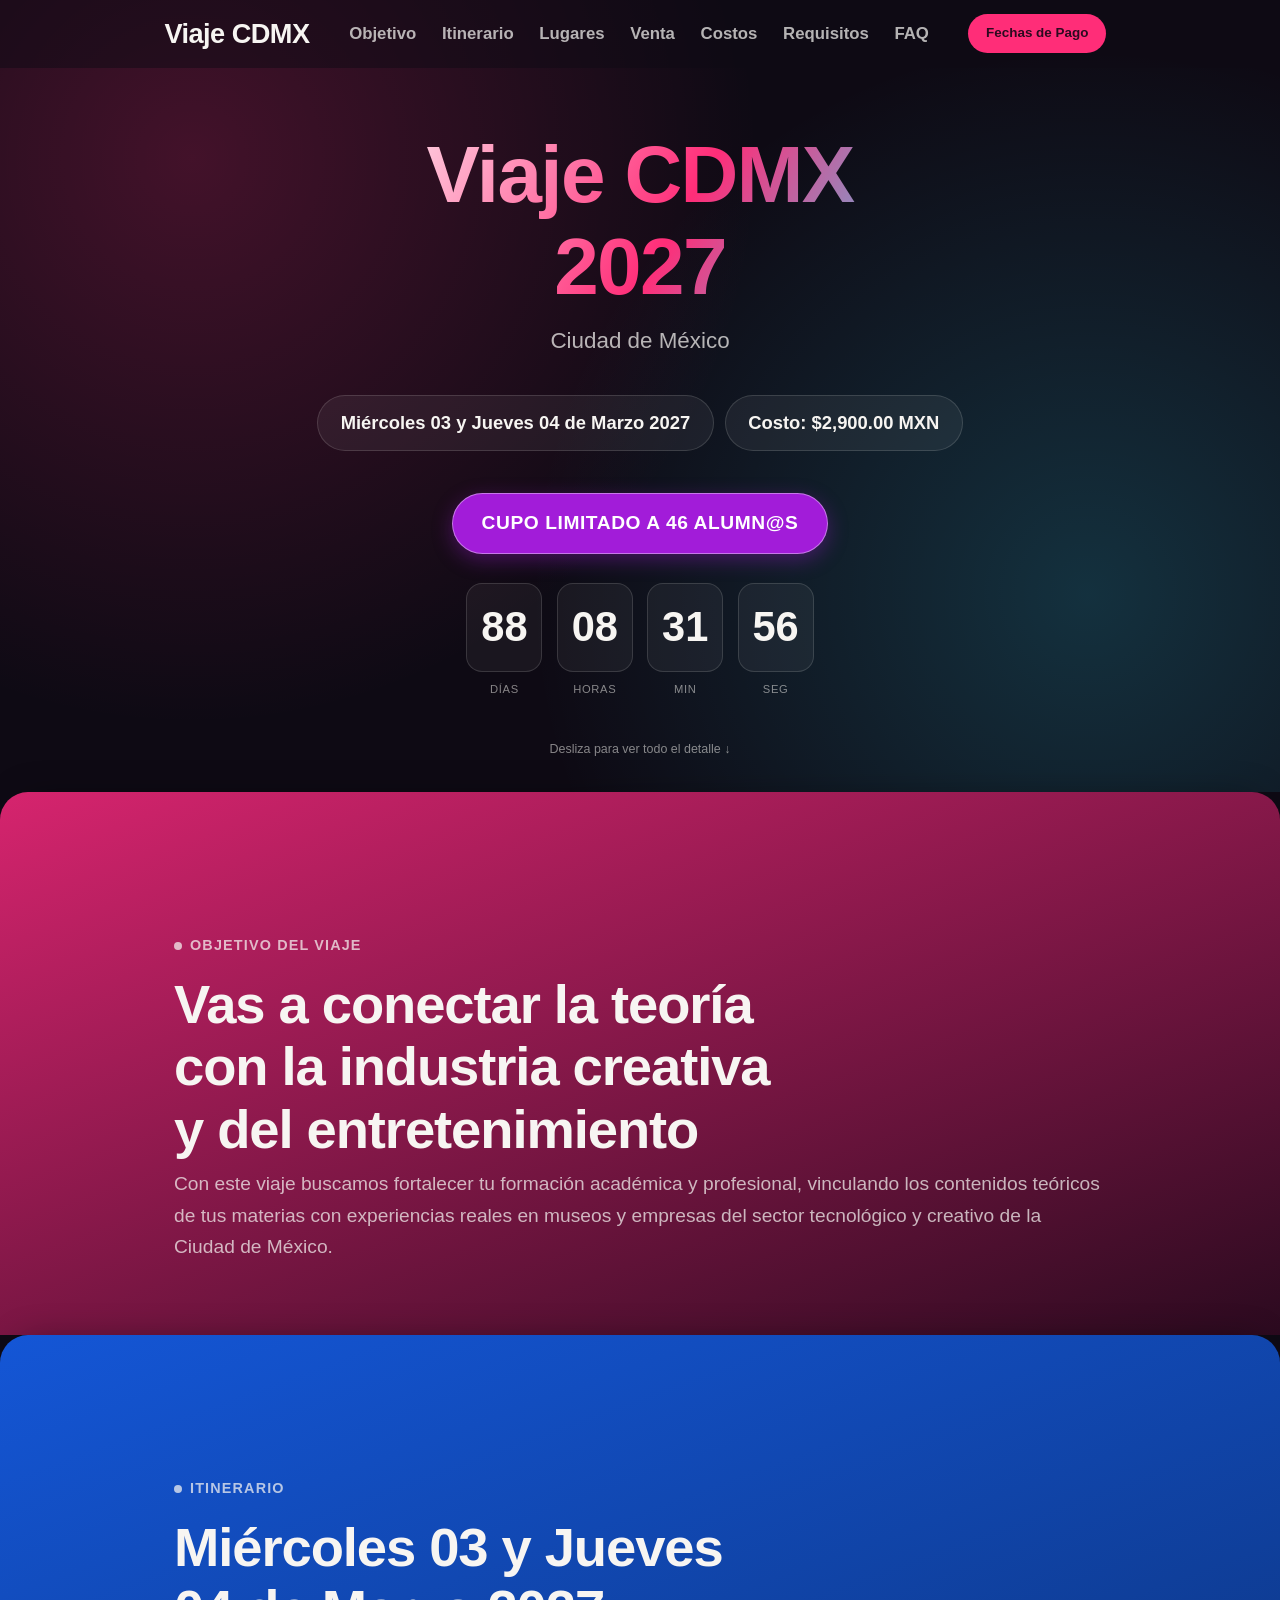
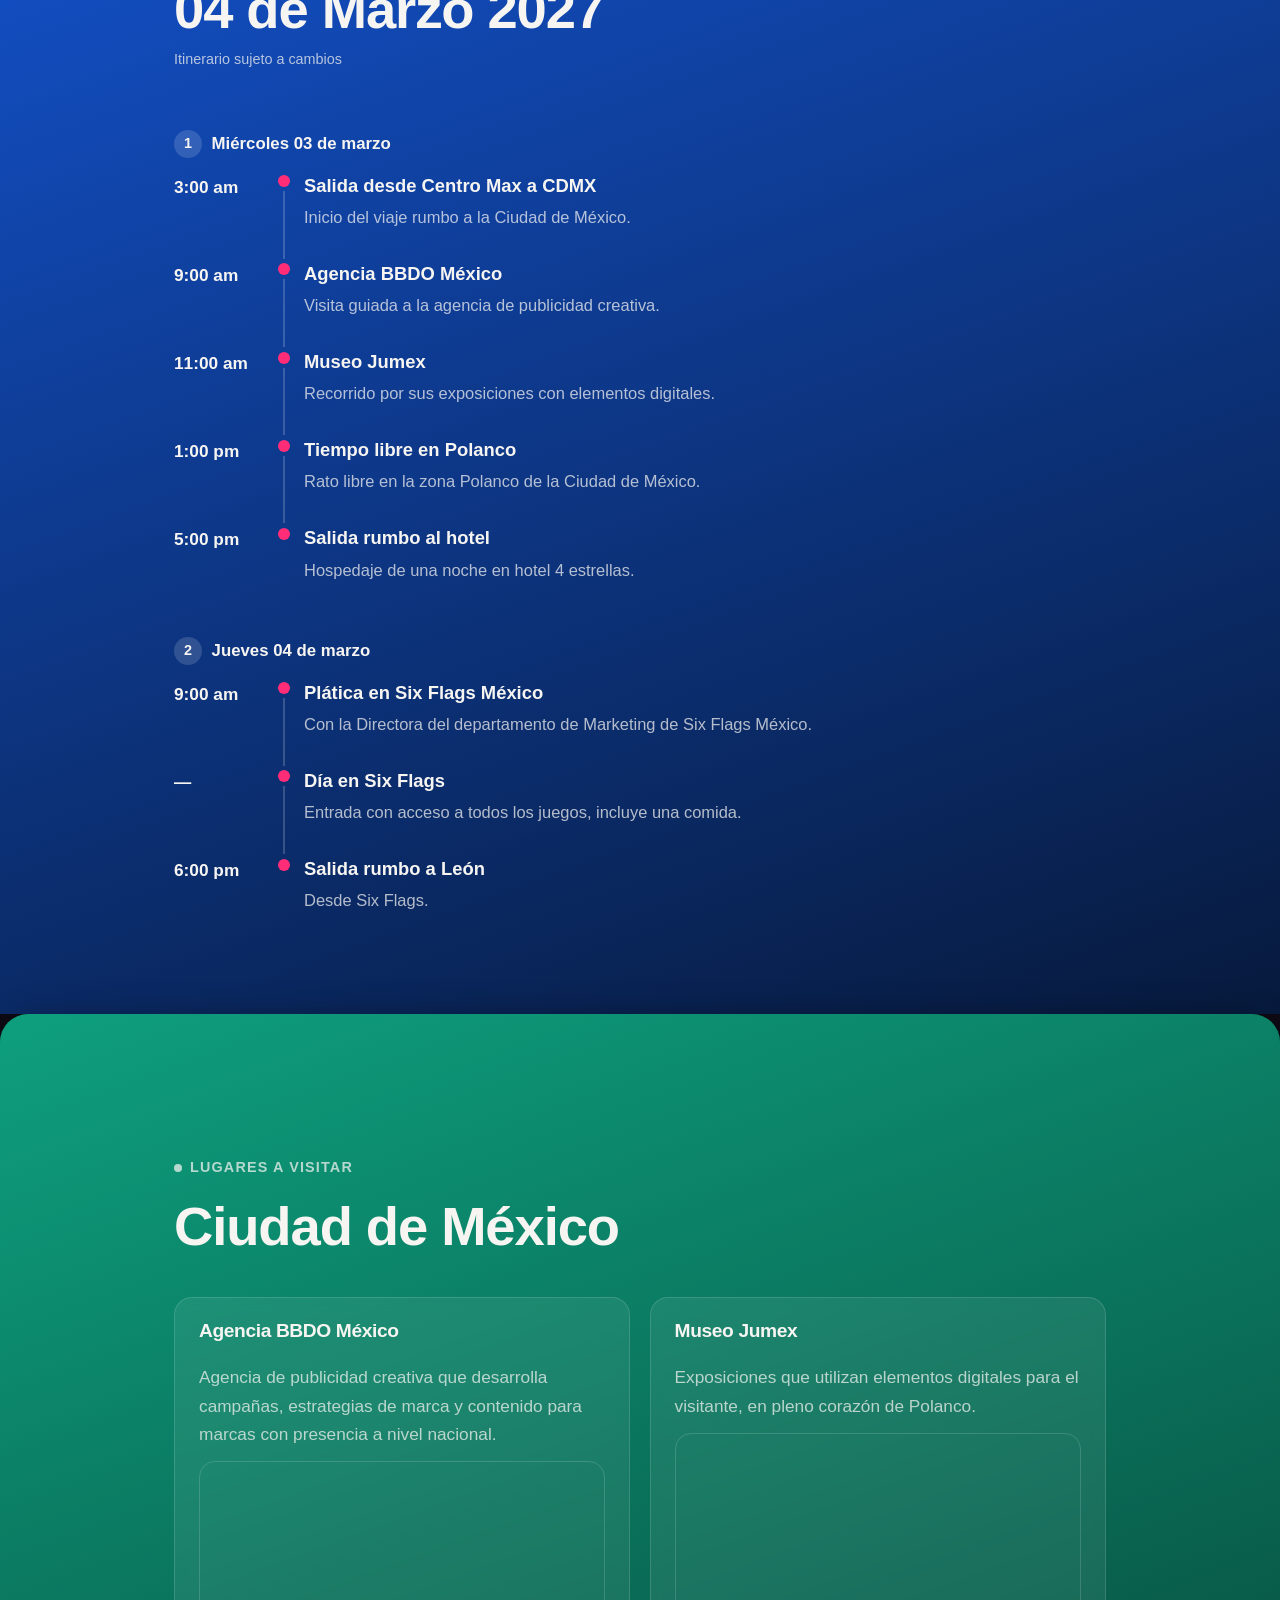
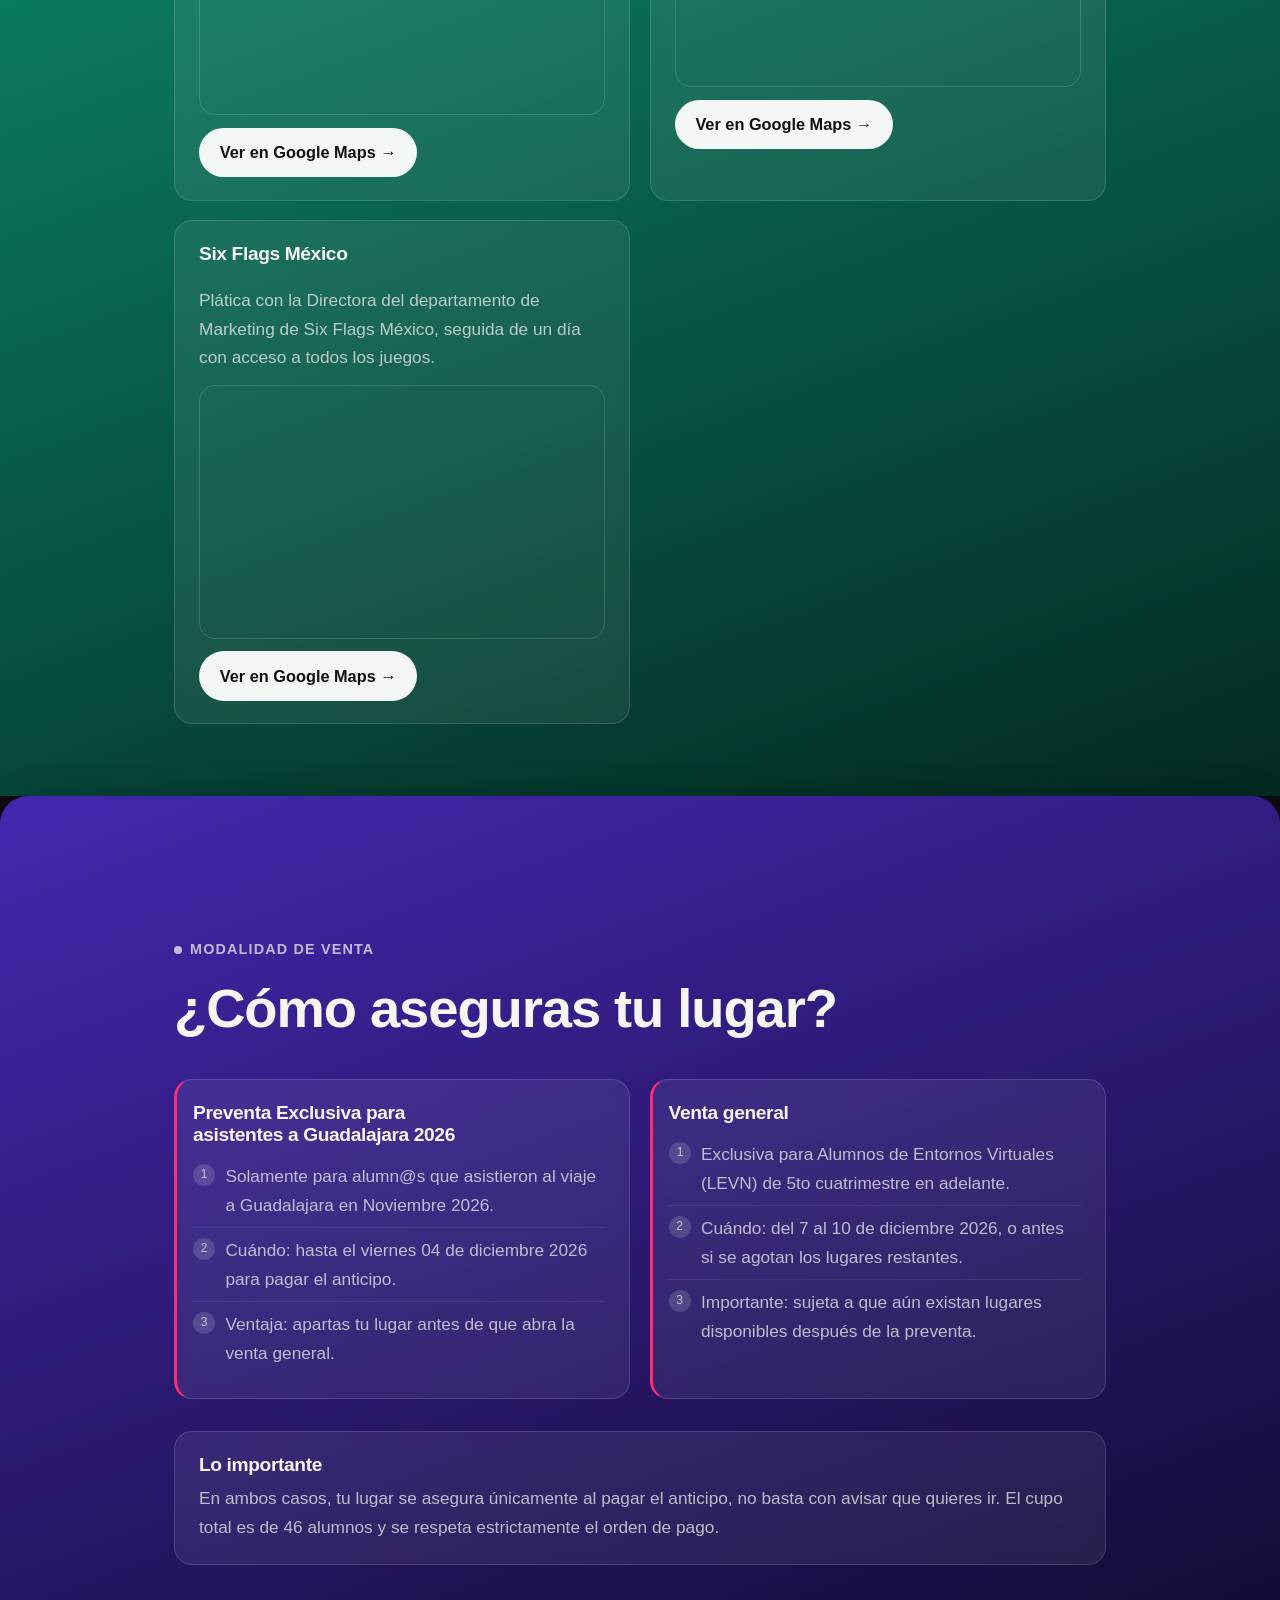
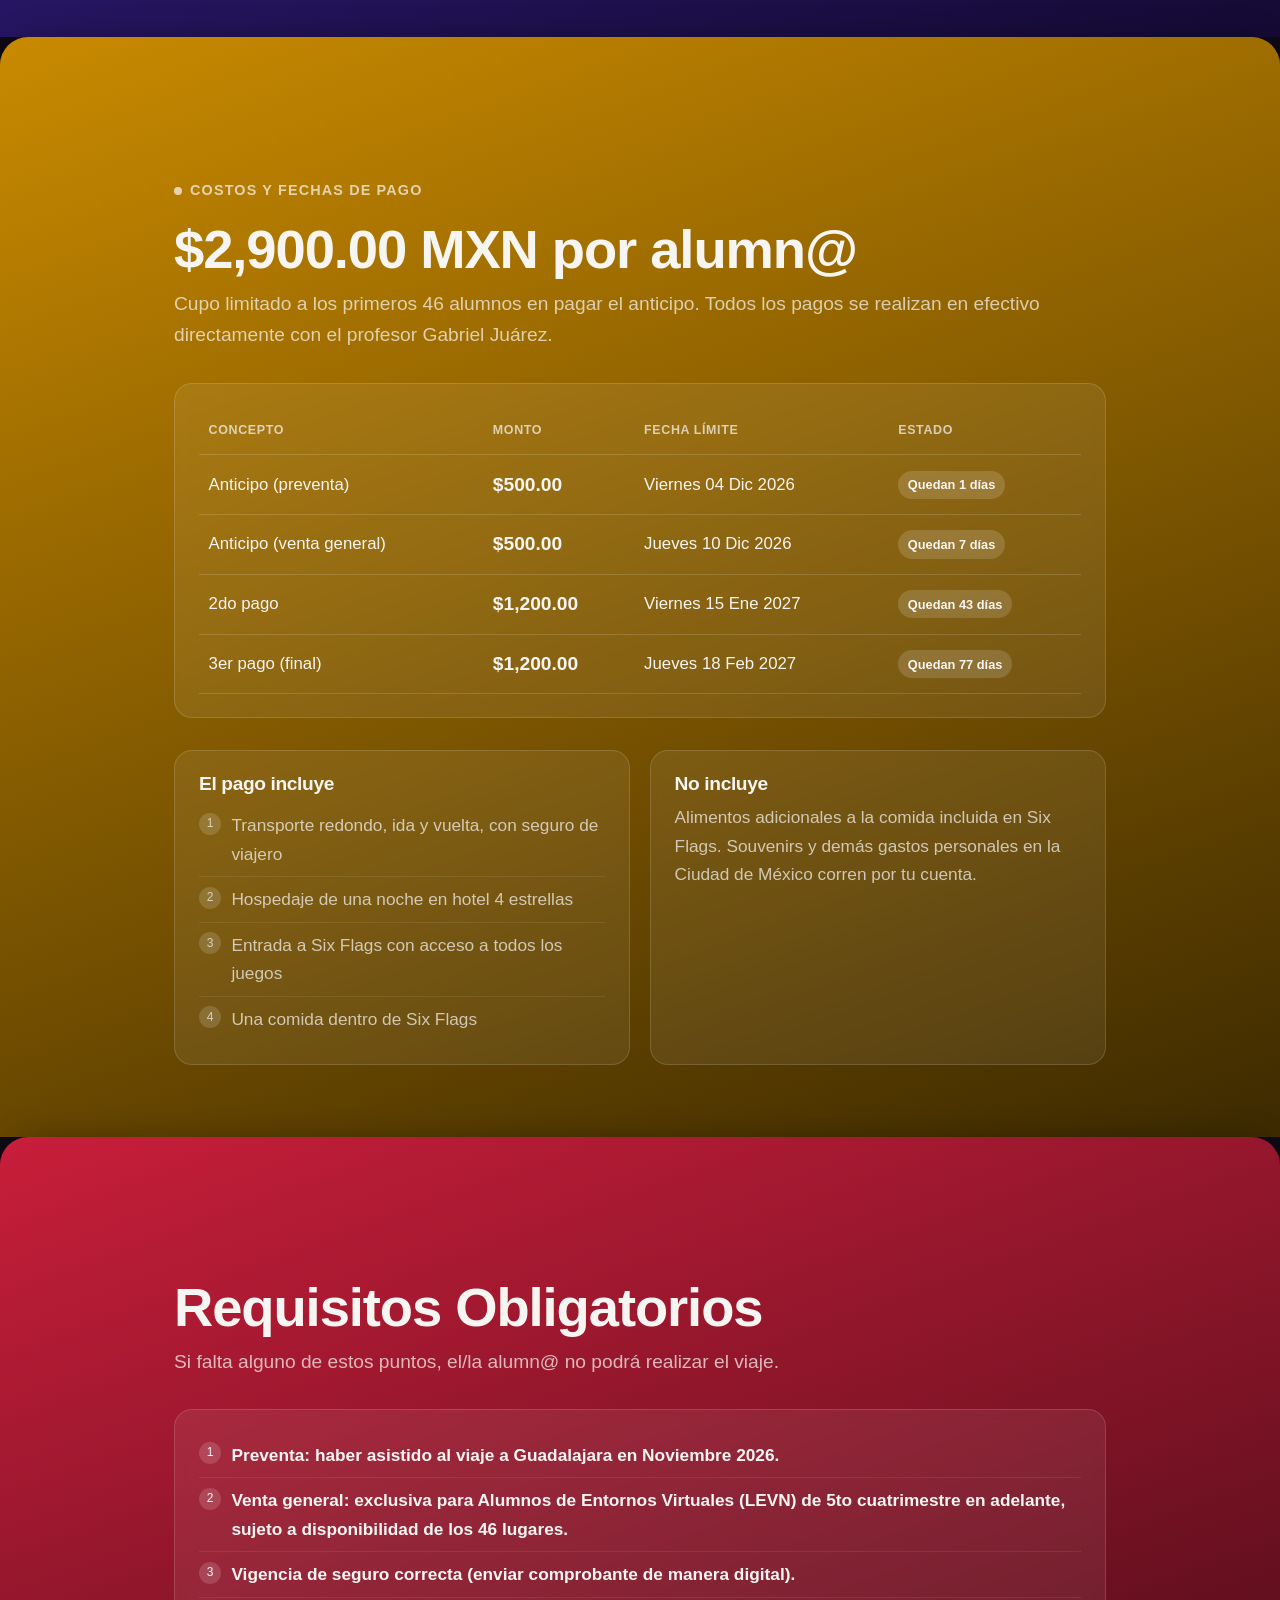
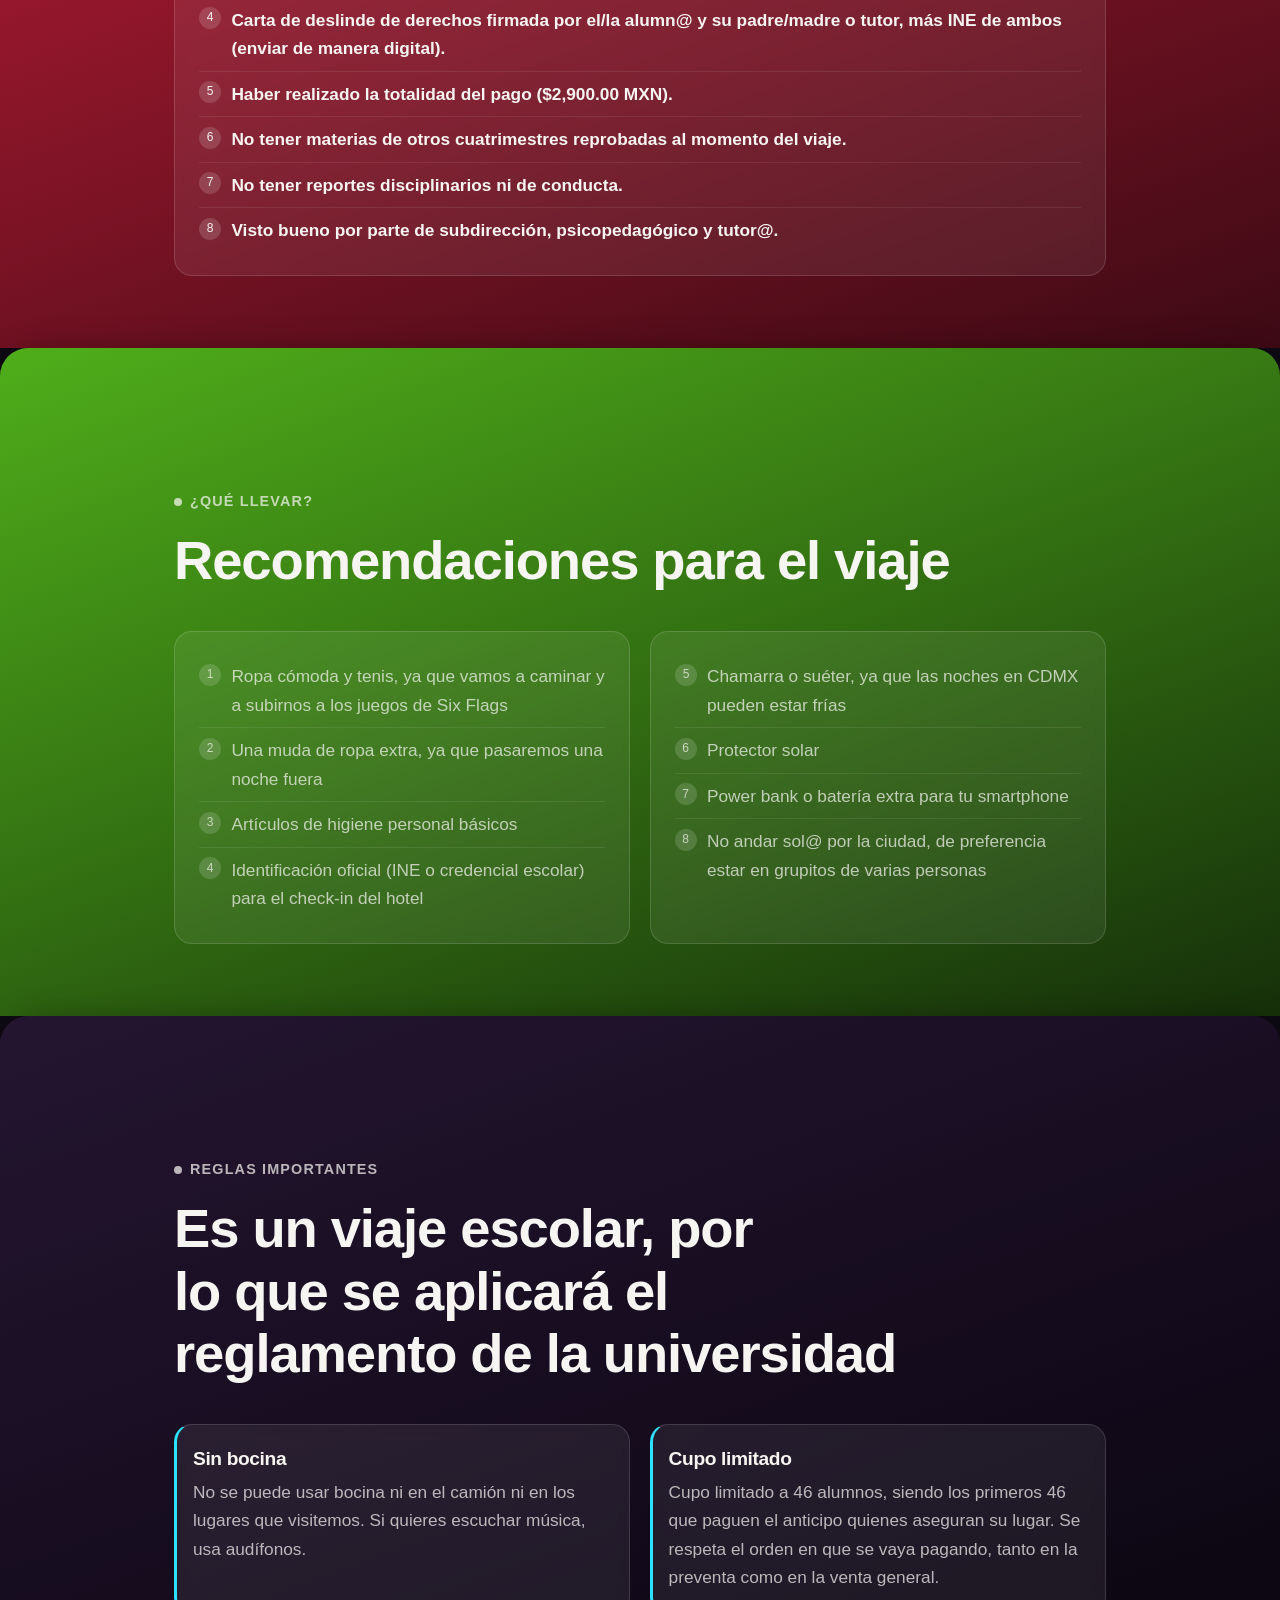
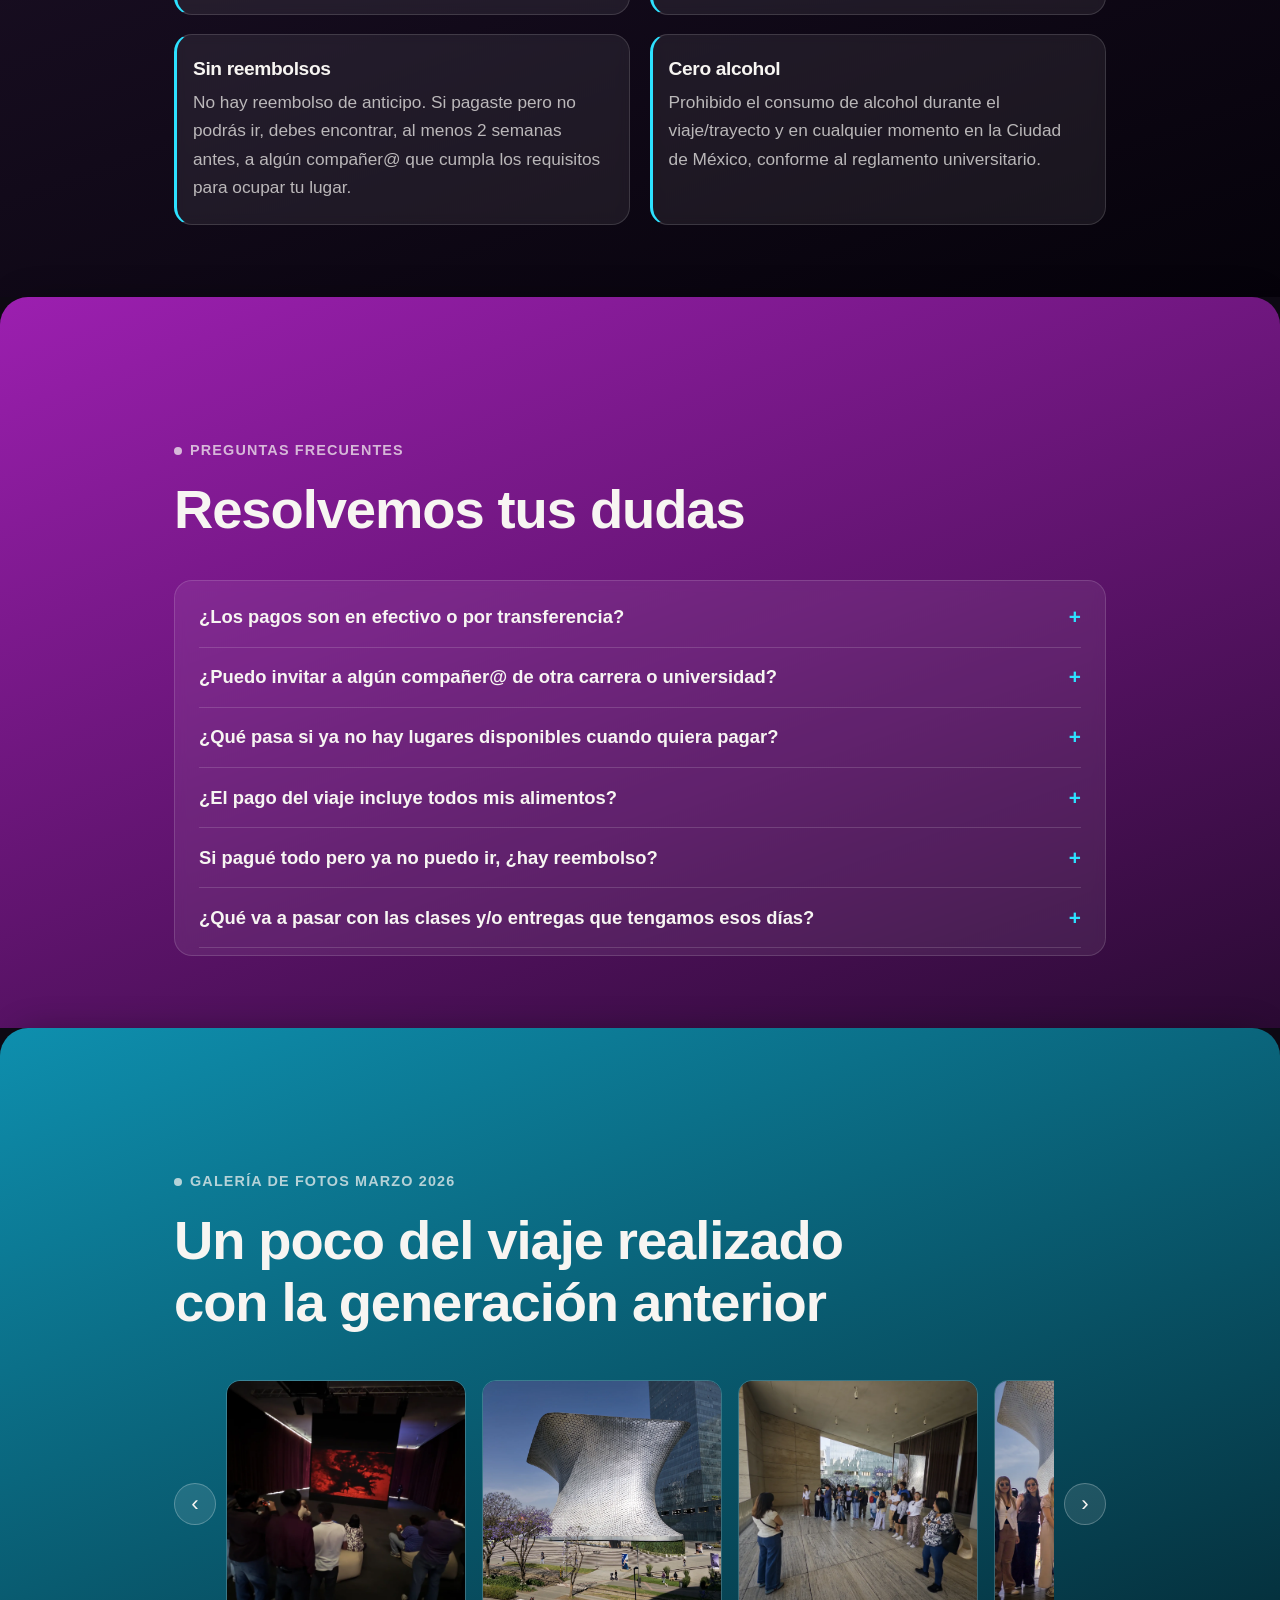
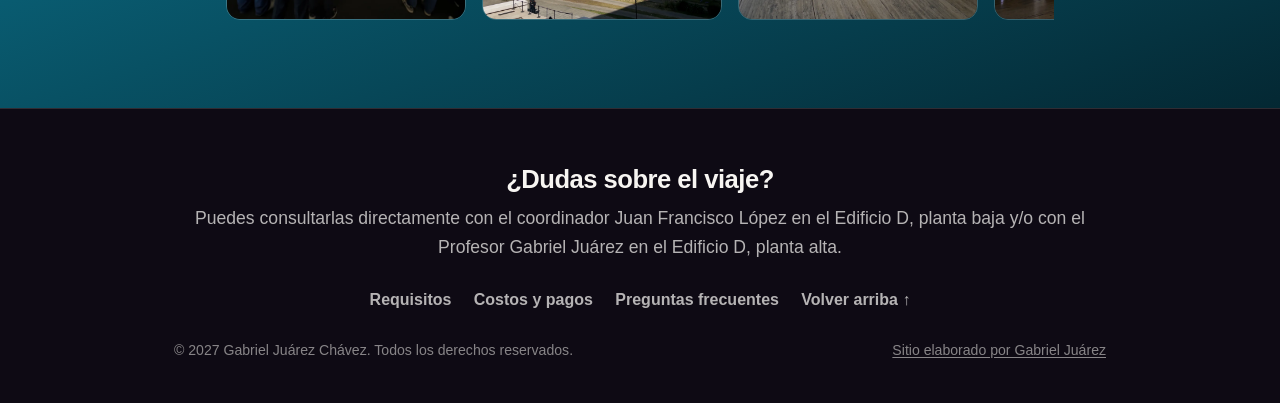
<file: cdmx/index.html>
<!DOCTYPE html>
<html lang="es">
<head>
<meta charset="UTF-8" />
<meta name="viewport" content="width=device-width, initial-scale=1.0" />
<title>Viaje CDMX 2027</title>
<meta name="description" content="Toda la información del viaje académico a la Ciudad de México: BBDO México, Museo Jumex y Six Flags. Itinerario, costos, requisitos y preguntas frecuentes." />
<meta name="robots" content="noindex, nofollow" />
<link rel="stylesheet" href="style.css?v=2" />
</head>
<body>

<div class="progress" id="progress"></div>

<nav class="nav">
  <div class="wrap">
    <a href="#top" class="brand">Viaje CDMX</a>
    <div class="nav-links">
      <a href="#objetivo">Objetivo</a>
      <a href="#itinerario">Itinerario</a>
      <a href="#lugares">Lugares</a>
      <a href="#venta">Venta</a>
      <a href="#costos">Costos</a>
      <a href="#requisitos">Requisitos</a>
      <a href="#faq">FAQ</a>
    </div>
    <a href="#costos" class="nav-cta">Fechas de Pago</a>
    <button class="burger" onclick="toggleMenu()" aria-label="Abrir menú">
      <span></span><span></span><span></span>
    </button>
  </div>
</nav>

<div class="mobile-nav" id="mobile-nav">
  <a href="#objetivo">Objetivo</a>
  <a href="#itinerario">Itinerario</a>
  <a href="#lugares">Lugares</a>
  <a href="#venta">Venta</a>
  <a href="#costos">Costos</a>
  <a href="#requisitos">Requisitos</a>
  <a href="#recomendaciones">Recomendaciones</a>
  <a href="#reglas">Reglas</a>
  <a href="#faq">FAQ</a>
  <a href="#galeria">Galería</a>
</div>

<header class="hero" id="top">
  <div class="wrap">
    <h1>Viaje CDMX<br>2027</h1>
    <p class="sub">Ciudad de México</p>

    <div class="meta-row">
      <span class="pill pill-lg">Miércoles 03 y Jueves 04 de Marzo 2027</span>
      <span class="pill pill-lg">Costo: $2,900.00 MXN</span>
    </div>

    <div class="cupo-badge">Cupo Limitado a 46 alumn@s</div>

    <div class="countdown" aria-label="Cuenta regresiva para el viaje">
      <div class="cell"><div class="num" id="cd-d">--</div><span class="lbl">Días</span></div>
      <div class="cell"><div class="num" id="cd-h">--</div><span class="lbl">Horas</span></div>
      <div class="cell"><div class="num" id="cd-m">--</div><span class="lbl">Min</span></div>
      <div class="cell"><div class="num" id="cd-s">--</div><span class="lbl">Seg</span></div>
    </div>
  </div>
  <div class="scroll-cue">Desliza para ver todo el detalle ↓</div>
</header>

<main class="stack">

  <!-- OBJETIVO -->
  <section class="card card-objetivo" id="objetivo">
    <div class="wrap">
      <div class="card-inner">
        <div data-anim>
          <span class="eyebrow">Objetivo del viaje</span>
          <h2>Vas a conectar la teoría con la industria creativa y del entretenimiento</h2>
          <p class="lede">Con este viaje buscamos fortalecer tu formación académica y profesional, vinculando los contenidos teóricos de tus materias con experiencias reales en museos y empresas del sector tecnológico y creativo de la Ciudad de México.</p>
        </div>
      </div>
    </div>
  </section>

  <!-- ITINERARIO -->
  <section class="card card-itinerario" id="itinerario">
    <div class="wrap">
      <div class="card-inner">
        <div data-anim>
          <span class="eyebrow">Itinerario</span>
          <h2>Miércoles 03 y Jueves 04 de Marzo 2027</h2>
          <p class="lede" style="font-size:0.9rem;">Itinerario sujeto a cambios</p>
        </div>
        <div data-anim>
          <div class="day-label"><span class="num">1</span> Miércoles 03 de marzo</div>
          <div class="timeline">
            <div class="t-item">
              <div class="t-time">3:00 am</div>
              <div class="t-dot-col"><div class="t-dot"></div><div class="t-line"></div></div>
              <div class="t-content"><strong>Salida desde Centro Max a CDMX</strong><span>Inicio del viaje rumbo a la Ciudad de México.</span></div>
            </div>
            <div class="t-item">
              <div class="t-time">9:00 am</div>
              <div class="t-dot-col"><div class="t-dot"></div><div class="t-line"></div></div>
              <div class="t-content"><strong>Agencia BBDO México</strong><span>Visita guiada a la agencia de publicidad creativa.</span></div>
            </div>
            <div class="t-item">
              <div class="t-time">11:00 am</div>
              <div class="t-dot-col"><div class="t-dot"></div><div class="t-line"></div></div>
              <div class="t-content"><strong>Museo Jumex</strong><span>Recorrido por sus exposiciones con elementos digitales.</span></div>
            </div>
            <div class="t-item">
              <div class="t-time">1:00 pm</div>
              <div class="t-dot-col"><div class="t-dot"></div><div class="t-line"></div></div>
              <div class="t-content"><strong>Tiempo libre en Polanco</strong><span>Rato libre en la zona Polanco de la Ciudad de México.</span></div>
            </div>
            <div class="t-item last">
              <div class="t-time">5:00 pm</div>
              <div class="t-dot-col"><div class="t-dot"></div></div>
              <div class="t-content"><strong>Salida rumbo al hotel</strong><span>Hospedaje de una noche en hotel 4 estrellas.</span></div>
            </div>
          </div>

          <div class="day-label"><span class="num">2</span> Jueves 04 de marzo</div>
          <div class="timeline">
            <div class="t-item">
              <div class="t-time">9:00 am</div>
              <div class="t-dot-col"><div class="t-dot"></div><div class="t-line"></div></div>
              <div class="t-content"><strong>Plática en Six Flags México</strong><span>Con la Directora del departamento de Marketing de Six Flags México.</span></div>
            </div>
            <div class="t-item">
              <div class="t-time">—</div>
              <div class="t-dot-col"><div class="t-dot"></div><div class="t-line"></div></div>
              <div class="t-content"><strong>Día en Six Flags</strong><span>Entrada con acceso a todos los juegos, incluye una comida.</span></div>
            </div>
            <div class="t-item last">
              <div class="t-time">6:00 pm</div>
              <div class="t-dot-col"><div class="t-dot"></div></div>
              <div class="t-content"><strong>Salida rumbo a León</strong><span>Desde Six Flags.</span></div>
            </div>
          </div>
        </div>
      </div>
    </div>
  </section>

  <!-- LUGARES -->
  <section class="card card-lugares" id="lugares">
    <div class="wrap">
      <div class="card-inner">
        <div data-anim>
          <span class="eyebrow">Lugares a visitar</span>
          <h2>Ciudad de México</h2>
        </div>
        <div class="grid-2" data-anim>
          <div class="place-card box">
            <h3>Agencia BBDO México</h3>
            <p>Agencia de publicidad creativa que desarrolla campañas, estrategias de marca y contenido para marcas con presencia a nivel nacional.</p>
            <div class="map-frame">
              <iframe src="https://www.google.com/maps?q=BBDO+Mexico,+Ciudad+de+Mexico&output=embed" loading="lazy" allowfullscreen title="Mapa BBDO México"></iframe>
            </div>
            <a class="btn" href="https://www.google.com/maps/search/?api=1&query=BBDO+Mexico+Ciudad+de+Mexico" target="_blank" rel="noopener">Ver en Google Maps →</a>
          </div>
          <div class="place-card box">
            <h3>Museo Jumex</h3>
            <p>Exposiciones que utilizan elementos digitales para el visitante, en pleno corazón de Polanco.</p>
            <div class="map-frame">
              <iframe src="https://www.google.com/maps?q=Museo+Jumex,+Ciudad+de+Mexico&output=embed" loading="lazy" allowfullscreen title="Mapa Museo Jumex"></iframe>
            </div>
            <a class="btn" href="https://www.google.com/maps/search/?api=1&query=Museo+Jumex+Ciudad+de+Mexico" target="_blank" rel="noopener">Ver en Google Maps →</a>
          </div>
          <div class="place-card box">
            <h3>Six Flags México</h3>
            <p>Plática con la Directora del departamento de Marketing de Six Flags México, seguida de un día con acceso a todos los juegos.</p>
            <div class="map-frame">
              <iframe src="https://www.google.com/maps?q=Six+Flags+Mexico&output=embed" loading="lazy" allowfullscreen title="Mapa Six Flags México"></iframe>
            </div>
            <a class="btn" href="https://www.google.com/maps/search/?api=1&query=Six+Flags+Mexico" target="_blank" rel="noopener">Ver en Google Maps →</a>
          </div>
        </div>
      </div>
    </div>
  </section>

  <!-- MODALIDAD DE VENTA -->
  <section class="card card-venta" id="venta">
    <div class="wrap">
      <div class="card-inner">
        <div data-anim>
          <span class="eyebrow">Modalidad de venta</span>
          <h2>¿Cómo aseguras tu lugar?</h2>
        </div>
        <div class="grid-2" data-anim>
          <div class="box sale-track">
            <h3>Preventa Exclusiva para asistentes a Guadalajara 2026</h3>
            <ul class="check-list">
              <li><span class="ico">1</span> Solamente para alumn@s que asistieron al viaje a Guadalajara en Noviembre 2026.</li>
              <li><span class="ico">2</span> Cuándo: hasta el viernes 04 de diciembre 2026 para pagar el anticipo.</li>
              <li><span class="ico">3</span> Ventaja: apartas tu lugar antes de que abra la venta general.</li>
            </ul>
          </div>
          <div class="box sale-track">
            <h3>Venta general</h3>
            <ul class="check-list">
              <li><span class="ico">1</span> Exclusiva para Alumnos de Entornos Virtuales (LEVN) de 5to cuatrimestre en adelante.</li>
              <li><span class="ico">2</span> Cuándo: del 7 al 10 de diciembre 2026, o antes si se agotan los lugares restantes.</li>
              <li><span class="ico">3</span> Importante: sujeta a que aún existan lugares disponibles después de la preventa.</li>
            </ul>
          </div>
        </div>
        <div class="box" data-anim>
          <h3>Lo importante</h3>
          <p>En ambos casos, tu lugar se asegura únicamente al pagar el anticipo, no basta con avisar que quieres ir. El cupo total es de 46 alumnos y se respeta estrictamente el orden de pago.</p>
        </div>
      </div>
    </div>
  </section>

  <!-- COSTOS -->
  <section class="card card-costos" id="costos">
    <div class="wrap">
      <div class="card-inner">
        <div data-anim>
          <span class="eyebrow">Costos y fechas de pago</span>
          <h2>$2,900.00 MXN por alumn@</h2>
          <p class="lede">Cupo limitado a los primeros 46 alumnos en pagar el anticipo. Todos los pagos se realizan en efectivo directamente con el profesor Gabriel Juárez.</p>
        </div>

        <div class="box" data-anim>
          <table class="pay-table">
            <thead>
              <tr><th>Concepto</th><th>Monto</th><th>Fecha límite</th><th>Estado</th></tr>
            </thead>
            <tbody>
              <tr>
                <td>Anticipo (preventa)</td>
                <td><strong>$500.00</strong></td>
                <td>Viernes 04 Dic 2026</td>
                <td><span class="badge" id="days-preventa">Calculando…</span></td>
              </tr>
              <tr>
                <td>Anticipo (venta general)</td>
                <td><strong>$500.00</strong></td>
                <td>Jueves 10 Dic 2026</td>
                <td><span class="badge" id="days-general">Calculando…</span></td>
              </tr>
              <tr>
                <td>2do pago</td>
                <td><strong>$1,200.00</strong></td>
                <td>Viernes 15 Ene 2027</td>
                <td><span class="badge" id="days-pago2">Calculando…</span></td>
              </tr>
              <tr>
                <td>3er pago (final)</td>
                <td><strong>$1,200.00</strong></td>
                <td>Jueves 18 Feb 2027</td>
                <td><span class="badge" id="days-pago3">Calculando…</span></td>
              </tr>
            </tbody>
          </table>
        </div>

        <div class="grid-2" data-anim>
          <div class="box">
            <h3>El pago incluye</h3>
            <ul class="check-list">
              <li><span class="ico">1</span> Transporte redondo, ida y vuelta, con seguro de viajero</li>
              <li><span class="ico">2</span> Hospedaje de una noche en hotel 4 estrellas</li>
              <li><span class="ico">3</span> Entrada a Six Flags con acceso a todos los juegos</li>
              <li><span class="ico">4</span> Una comida dentro de Six Flags</li>
            </ul>
          </div>
          <div class="box">
            <h3>No incluye</h3>
            <p>Alimentos adicionales a la comida incluida en Six Flags. Souvenirs y demás gastos personales en la Ciudad de México corren por tu cuenta.</p>
          </div>
        </div>
      </div>
    </div>
  </section>

  <!-- REQUISITOS -->
  <section class="card card-requisitos" id="requisitos">
    <div class="wrap">
      <div class="card-inner">
        <div data-anim>
          <h2>Requisitos Obligatorios</h2>
          <p class="lede">Si falta alguno de estos puntos, el/la alumn@ no podrá realizar el viaje.</p>
        </div>
        <div class="box" data-anim>
          <ul class="check-list">
            <li><span class="ico">1</span> <strong>Preventa: haber asistido al viaje a Guadalajara en Noviembre 2026.</strong></li>
            <li><span class="ico">2</span> <strong>Venta general: exclusiva para Alumnos de Entornos Virtuales (LEVN) de 5to cuatrimestre en adelante, sujeto a disponibilidad de los 46 lugares.</strong></li>
            <li><span class="ico">3</span> <strong>Vigencia de seguro correcta (enviar comprobante de manera digital).</strong></li>
            <li><span class="ico">4</span> <strong>Carta de deslinde de derechos firmada por el/la alumn@ y su padre/madre o tutor, más INE de ambos (enviar de manera digital).</strong></li>
            <li><span class="ico">5</span> <strong>Haber realizado la totalidad del pago ($2,900.00 MXN).</strong></li>
            <li><span class="ico">6</span> <strong>No tener materias de otros cuatrimestres reprobadas al momento del viaje.</strong></li>
            <li><span class="ico">7</span> <strong>No tener reportes disciplinarios ni de conducta.</strong></li>
            <li><span class="ico">8</span> <strong>Visto bueno por parte de subdirección, psicopedagógico y tutor@.</strong></li>
          </ul>
        </div>
      </div>
    </div>
  </section>

  <!-- RECOMENDACIONES -->
  <section class="card card-recos" id="recomendaciones">
    <div class="wrap">
      <div class="card-inner">
        <div data-anim>
          <span class="eyebrow">¿Qué llevar?</span>
          <h2>Recomendaciones para el viaje</h2>
        </div>
        <div class="grid-2" data-anim>
          <div class="box">
            <ul class="check-list">
              <li><span class="ico">1</span> Ropa cómoda y tenis, ya que vamos a caminar y a subirnos a los juegos de Six Flags</li>
              <li><span class="ico">2</span> Una muda de ropa extra, ya que pasaremos una noche fuera</li>
              <li><span class="ico">3</span> Artículos de higiene personal básicos</li>
              <li><span class="ico">4</span> Identificación oficial (INE o credencial escolar) para el check-in del hotel</li>
            </ul>
          </div>
          <div class="box">
            <ul class="check-list">
              <li><span class="ico">5</span> Chamarra o suéter, ya que las noches en CDMX pueden estar frías</li>
              <li><span class="ico">6</span> Protector solar</li>
              <li><span class="ico">7</span> Power bank o batería extra para tu smartphone</li>
              <li><span class="ico">8</span> No andar sol@ por la ciudad, de preferencia estar en grupitos de varias personas</li>
            </ul>
          </div>
        </div>
      </div>
    </div>
  </section>

  <!-- REGLAS -->
  <section class="card card-reglas" id="reglas">
    <div class="wrap">
      <div class="card-inner">
        <div data-anim>
          <span class="eyebrow">Reglas importantes</span>
          <h2>Es un viaje escolar, por lo que se aplicará el reglamento de la universidad</h2>
        </div>
        <div class="grid-2" data-anim>
          <div class="box rule-card"><h3>Sin bocina</h3><p>No se puede usar bocina ni en el camión ni en los lugares que visitemos. Si quieres escuchar música, usa audífonos.</p></div>
          <div class="box rule-card"><h3>Cupo limitado</h3><p>Cupo limitado a 46 alumnos, siendo los primeros 46 que paguen el anticipo quienes aseguran su lugar. Se respeta el orden en que se vaya pagando, tanto en la preventa como en la venta general.</p></div>
          <div class="box rule-card"><h3>Sin reembolsos</h3><p>No hay reembolso de anticipo. Si pagaste pero no podrás ir, debes encontrar, al menos 2 semanas antes, a algún compañer@ que cumpla los requisitos para ocupar tu lugar.</p></div>
          <div class="box rule-card"><h3>Cero alcohol</h3><p>Prohibido el consumo de alcohol durante el viaje/trayecto y en cualquier momento en la Ciudad de México, conforme al reglamento universitario.</p></div>
        </div>
      </div>
    </div>
  </section>

  <!-- FAQ -->
  <section class="card card-faq" id="faq">
    <div class="wrap">
      <div class="card-inner">
        <div data-anim>
          <span class="eyebrow">Preguntas frecuentes</span>
          <h2>Resolvemos tus dudas</h2>
        </div>
        <div class="box" data-anim style="padding: 0.4rem 1.5rem;">
          <div class="faq-item">
            <button class="faq-q">¿Los pagos son en efectivo o por transferencia? <span class="plus">+</span></button>
            <div class="faq-a"><p>Solamente se reciben pagos en efectivo, directamente con el profesor Gabriel Juárez.</p></div>
          </div>
          <div class="faq-item">
            <button class="faq-q">¿Puedo invitar a algún compañer@ de otra carrera o universidad? <span class="plus">+</span></button>
            <div class="faq-a"><p>No. Solo pueden ir quienes cumplan los requisitos de la preventa (haber ido a Guadalajara) o de la venta general (Alumnos de Entornos Virtuales LEVN de 5to cuatrimestre en adelante).</p></div>
          </div>
          <div class="faq-item">
            <button class="faq-q">¿Qué pasa si ya no hay lugares disponibles cuando quiera pagar? <span class="plus">+</span></button>
            <div class="faq-a"><p>El cupo está limitado a 46 alumnos y se asignan por orden de pago del anticipo. Si se agotan antes del 10 de diciembre, la venta general se cierra automáticamente.</p></div>
          </div>
          <div class="faq-item">
            <button class="faq-q">¿El pago del viaje incluye todos mis alimentos? <span class="plus">+</span></button>
            <div class="faq-a"><p>No. Solo incluye una comida dentro de Six Flags. El resto de tus alimentos durante el viaje corren por tu cuenta.</p></div>
          </div>
          <div class="faq-item">
            <button class="faq-q">Si pagué todo pero ya no puedo ir, ¿hay reembolso? <span class="plus">+</span></button>
            <div class="faq-a"><p>No hay reembolso de anticipo. Debes encontrar, al menos 2 semanas antes del viaje, a algún compañer@ que cumpla los requisitos para ocupar tu lugar.</p></div>
          </div>
          <div class="faq-item">
            <button class="faq-q">¿Qué va a pasar con las clases y/o entregas que tengamos esos días? <span class="plus">+</span></button>
            <div class="faq-a"><p>Coordinación enviará a los docentes el listado de alumnos que realizarán el viaje, para que no cuente como falta y puedan tener otra fecha de entrega.</p></div>
          </div>
        </div>
      </div>
    </div>
  </section>

  <!-- GALERIA -->
  <section class="card card-galeria" id="galeria">
    <div class="wrap">
      <div class="card-inner">
        <div data-anim>
          <span class="eyebrow">Galería de Fotos Marzo 2026</span>
          <h2>Un poco del viaje realizado con la generación anterior</h2>
        </div>
        <div class="carousel-wrap" data-anim>
          <button class="carousel-arrow carousel-prev" onclick="scrollCarousel(-1)" aria-label="Anterior">‹</button>
          <div class="gallery-carousel" id="gallery-carousel">
            <div class="tile" data-index="1" onclick="openLightbox(1)"><img src="cdmx-1.webp" alt="Foto del viaje 1" loading="lazy" draggable="false" oncontextmenu="return false"></div>
            <div class="tile" data-index="2" onclick="openLightbox(2)"><img src="cdmx-2.webp" alt="Foto del viaje 2" loading="lazy" draggable="false" oncontextmenu="return false"></div>
            <div class="tile" data-index="3" onclick="openLightbox(3)"><img src="cdmx-3.webp" alt="Foto del viaje 3" loading="lazy" draggable="false" oncontextmenu="return false"></div>
            <div class="tile" data-index="4" onclick="openLightbox(4)"><img src="cdmx-4.webp" alt="Foto del viaje 4" loading="lazy" draggable="false" oncontextmenu="return false"></div>
            <div class="tile" data-index="5" onclick="openLightbox(5)"><img src="cdmx-5.webp" alt="Foto del viaje 5" loading="lazy" draggable="false" oncontextmenu="return false"></div>
            <div class="tile" data-index="6" onclick="openLightbox(6)"><img src="cdmx-6.webp" alt="Foto del viaje 6" loading="lazy" draggable="false" oncontextmenu="return false"></div>
            <div class="tile" data-index="7" onclick="openLightbox(7)"><img src="cdmx-7.webp" alt="Foto del viaje 7" loading="lazy" draggable="false" oncontextmenu="return false"></div>
            <div class="tile" data-index="8" onclick="openLightbox(8)"><img src="cdmx-8.webp" alt="Foto del viaje 8" loading="lazy" draggable="false" oncontextmenu="return false"></div>
            <div class="tile" data-index="9" onclick="openLightbox(9)"><img src="cdmx-9.webp" alt="Foto del viaje 9" loading="lazy" draggable="false" oncontextmenu="return false"></div>
          </div>
          <button class="carousel-arrow carousel-next" onclick="scrollCarousel(1)" aria-label="Siguiente">›</button>
        </div>
      </div>
    </div>
  </section>

</main>

<footer>
  <div class="wrap">
    <h3>¿Dudas sobre el viaje?</h3>
    <p>Puedes consultarlas directamente con el coordinador Juan Francisco López en el Edificio D, planta baja y/o con el Profesor Gabriel Juárez en el Edificio D, planta alta.</p>
    <div class="foot-links">
      <a href="#requisitos">Requisitos</a>
      <a href="#costos">Costos y pagos</a>
      <a href="#faq">Preguntas frecuentes</a>
      <a href="#top">Volver arriba ↑</a>
    </div>
    <div class="fine-row">
      <span class="fine">© 2027 Gabriel Juárez Chávez. Todos los derechos reservados.</span>
      <span class="fine"><a href="https://gabrieljuarch.com" target="_blank" rel="noopener">Sitio elaborado por Gabriel Juárez</a></span>
    </div>
  </div>
</footer>

<div class="lightbox" id="lightbox" onclick="closeLightbox(event)">
  <button class="lightbox-close" onclick="closeLightbox(event)" aria-label="Cerrar">✕</button>
  <button class="lightbox-nav lightbox-prev" onclick="lightboxStep(event,-1)" aria-label="Foto anterior">‹</button>
  <div class="lightbox-tile" id="lightbox-tile"></div>
  <button class="lightbox-nav lightbox-next" onclick="lightboxStep(event,1)" aria-label="Foto siguiente">›</button>
</div>

<script src="main.js?v=2"></script>
</body>
</html>
</file>
<file: style.css>
/* =====================================================
   VIAJE LEVN SD 2026 — Hoja de estilos
   ===================================================== */

:root {
  --ink:        #0B0E1A;
  --ink-2:      #14182B;
  --paper:      #F6F5F1;
  --text-dim:   rgba(246,245,241,0.72);
  --text-dim-2: rgba(246,245,241,0.52);
  --accent:     #F5A623;
  --accent-2:   #FF6B4A;
  --line:       rgba(246,245,241,0.14);
  --radius:     28px;
  --tr:         0.25s ease;
  --max:        980px;
  --nav-h:      68px;
  --card-pt:    calc(var(--nav-h) + 3.5rem);

  --c-objetivo:  #4338CA;
  --c-itinerario:#0D9488;
  --c-lugares:   #7C3AED;
  --c-empresas:  #2563EB;
  --c-costos:    #C2410C;
  --c-requisitos:#BE123C;
  --c-recos:     #059669;
  --c-reglas:    #111827;
  --c-faq:       #6D28D9;
  --c-galeria:   #0E7490;
}

* , *::before, *::after { box-sizing: border-box; margin: 0; padding: 0; }
html { scroll-behavior: smooth; font-size: 16px; }
body {
  font-family: -apple-system, BlinkMacSystemFont, "Segoe UI", Roboto, sans-serif;
  background: var(--ink); color: var(--paper);
  line-height: 1.65; -webkit-font-smoothing: antialiased;
  overflow-x: hidden;
}
h1,h2,h3,h4 { line-height: 1.15; text-wrap: balance; font-weight: 800; letter-spacing: -0.02em; }
p { text-wrap: pretty; }
a { color: inherit; text-decoration: none; }
img { max-width: 100%; display: block; }
button { cursor: pointer; font-family: inherit; border: none; background: none; color: inherit; }
ul { list-style: none; }
.wrap { max-width: var(--max); margin: 0 auto; padding: 0 1.5rem; }
.eyebrow {
  display: inline-flex; align-items: center; gap: 0.5rem;
  font-size: 0.78rem; font-weight: 700; letter-spacing: 0.08em; text-transform: uppercase;
  color: var(--text-dim); margin-bottom: 1rem;
}
.eyebrow::before { content: ''; width: 8px; height: 8px; border-radius: 50%; background: currentColor; }

/* ============ PROGRESS BAR ============ */
.progress {
  position: fixed; top: 0; left: 0; height: 3px; width: 0%;
  background: linear-gradient(90deg, var(--accent), var(--accent-2));
  z-index: 999; transition: width 0.08s linear;
}

/* ============ NAV ============ */
.nav {
  position: fixed; top: 0; left: 0; right: 0; z-index: 500;
  height: var(--nav-h); display: flex; align-items: center;
  background: rgba(11,14,26,0.5); backdrop-filter: blur(0px);
  border-bottom: 1px solid transparent;
  transition: background var(--tr), border-color var(--tr), backdrop-filter var(--tr);
}
.nav.scrolled { background: rgba(11,14,26,0.85); backdrop-filter: blur(14px); border-color: var(--line); }
.nav .wrap { display: flex; align-items: center; justify-content: space-between; width: 100%; }
.brand { font-weight: 800; font-size: 1.7rem; letter-spacing: -0.02em; line-height: 1.1; margin-left: -0.6rem; }
.nav-links { display: flex; gap: 1.6rem; }
.nav-links a { font-size: 1.05rem; font-weight: 600; color: var(--text-dim); transition: color var(--tr); position: relative; }
.nav-links a:hover, .nav-links a.active { color: var(--paper); }
.nav-links a.active::after { content: ''; position: absolute; left: 0; right: 0; bottom: -6px; height: 2px; background: var(--accent); border-radius: 2px; }
.nav-cta {
  background: var(--accent); color: #1a1206; font-weight: 700; font-size: 0.84rem;
  padding: 0.55rem 1.1rem; border-radius: 999px; transition: transform var(--tr), background var(--tr);
}
.nav-cta:hover { transform: translateY(-1px); background: #ffb84d; }
.burger { display: none; flex-direction: column; gap: 4px; width: 26px; z-index: 501; }
.burger span { display: block; height: 2px; background: var(--paper); border-radius: 2px; transition: var(--tr); }

.mobile-nav {
  position: fixed; inset: 0; background: var(--ink-2); z-index: 490;
  display: flex; flex-direction: column; align-items: center; justify-content: center; gap: 1.6rem;
  transform: translateY(-100%); opacity: 0; transition: transform 0.35s ease, opacity 0.35s ease; pointer-events: none;
}
.mobile-nav.open { transform: translateY(0); opacity: 1; pointer-events: auto; }
.mobile-nav a { font-size: 1.3rem; font-weight: 700; }

/* ============ HERO ============ */
.hero {
  min-height: 88vh; display: flex; flex-direction: column; justify-content: center;
  position: relative; padding: calc(var(--nav-h) + 0.5rem) 1.5rem 2.5rem;
  background:
    radial-gradient(circle at 15% 20%, rgba(245,166,35,0.18), transparent 45%),
    radial-gradient(circle at 85% 75%, rgba(124,58,237,0.22), transparent 45%),
    var(--ink);
}
.hero .wrap { text-align: center; }
.hero h1 {
  font-size: clamp(2.4rem, 7vw, 5rem);
  background: linear-gradient(120deg, #fff, var(--accent) 60%, var(--accent-2));
  -webkit-background-clip: text; background-clip: text; color: transparent;
  margin-bottom: 0.6rem;
}
.hero .sub { font-size: clamp(1.05rem, 2.4vw, 1.4rem); color: var(--text-dim); max-width: 640px; margin: 0 auto 2.2rem; }
.hero .meta-row { display: flex; flex-wrap: wrap; justify-content: center; gap: 0.7rem; margin-bottom: 2.6rem; }
.pill {
  display: inline-flex; align-items: center; gap: 0.4rem;
  background: rgba(246,245,241,0.06); border: 1px solid var(--line);
  padding: 0.5rem 1rem; border-radius: 999px; font-size: 0.86rem; font-weight: 600; color: var(--text-dim);
}
.pill-lg { font-size: 1.15rem; font-weight: 700; padding: 0.75rem 1.4rem; color: var(--paper); }
.countdown {
  display: grid; grid-auto-flow: column; gap: 0.9rem; justify-content: center; margin: 0 auto;
}
.countdown .cell { text-align: center; min-width: 76px; }
.countdown .num {
  font-size: clamp(1.8rem, 5vw, 2.6rem); font-weight: 800;
  background: rgba(246,245,241,0.05); border: 1px solid var(--line); border-radius: 16px;
  padding: 0.6rem 0.3rem; font-variant-numeric: tabular-nums;
}
.countdown .lbl { font-size: 0.7rem; text-transform: uppercase; letter-spacing: 0.06em; color: var(--text-dim-2); margin-top: 0.5rem; display: block; }
.scroll-cue { position: absolute; bottom: 2rem; left: 50%; transform: translateX(-50%); font-size: 0.78rem; color: var(--text-dim-2); display: flex; flex-direction: column; align-items: center; gap: 0.4rem; animation: bob 2.2s ease-in-out infinite; }
@keyframes bob { 0%,100% { transform: translate(-50%,0); } 50% { transform: translate(-50%,8px); } }

/* ============ STACK ============ */
.stack { position: relative; z-index: 1; }
.card {
  position: sticky; top: 0;
  min-height: 100vh;
  display: flex; align-items: flex-start;
  padding: var(--card-pt) 0 38vh;
  border-radius: var(--radius) var(--radius) 0 0;
  box-shadow: 0 -30px 60px -20px rgba(0,0,0,0.45);
  color: var(--paper);
}
.card .wrap {
  width: 100%;
  max-height: calc(100vh - var(--card-pt) - 2rem);
  overflow-y: auto;
  scrollbar-width: thin; scrollbar-color: rgba(255,255,255,0.35) transparent;
}
.card .wrap::-webkit-scrollbar { width: 6px; }
.card .wrap::-webkit-scrollbar-track { background: transparent; }
.card .wrap::-webkit-scrollbar-thumb { background: rgba(255,255,255,0.3); border-radius: 3px; }
.card-inner { display: flex; flex-direction: column; gap: 2rem; }
.card h2 { font-size: clamp(2.1rem, 4.6vw, 3.4rem); margin-bottom: 0.4rem; }
.card .lede { color: var(--text-dim); font-size: 1.2rem; max-width: none; }
.card .eyebrow { font-size: 0.9rem; }

.card-objetivo   { background: linear-gradient(160deg, var(--c-objetivo), #1E1B4B); }
.card-itinerario { background: linear-gradient(160deg, var(--c-itinerario), #042F2E); }
.card-lugares    { background: linear-gradient(160deg, var(--c-lugares), #2E1065); }
.card-empresas   { background: linear-gradient(160deg, var(--c-empresas), #1E3A8A); }
.card-costos     { background: linear-gradient(160deg, var(--c-costos), #431407); }
.card-requisitos { background: linear-gradient(160deg, var(--c-requisitos), #4C0519); }
.card-recos      { background: linear-gradient(160deg, var(--c-recos), #022C22); }
.card-reglas     { background: linear-gradient(160deg, #1F2937, #030712); }
.card-faq        { background: linear-gradient(160deg, var(--c-faq), #2E1065); }
.card-galeria    { background: linear-gradient(160deg, var(--c-galeria), #083344); }

/* generic content blocks reused across cards */
.grid-2 { display: grid; grid-template-columns: repeat(2, 1fr); gap: 1.2rem; }
.grid-3 { display: grid; grid-template-columns: repeat(3, 1fr); gap: 1.2rem; }
.box {
  background: rgba(255,255,255,0.07); border: 1px solid rgba(255,255,255,0.14);
  border-radius: 18px; padding: 1.4rem 1.5rem; backdrop-filter: blur(6px);
}
.box h3 { font-size: 1.2rem; margin-bottom: 0.5rem; }
.box p, .box li { color: var(--text-dim); font-size: 1.08rem; }
.check-list li { display: flex; gap: 0.65rem; align-items: flex-start; padding: 0.5rem 0; border-bottom: 1px solid rgba(255,255,255,0.08); font-size: 1.08rem; }
.check-list li:last-child { border-bottom: none; }
#requisitos .check-list li { color: var(--paper); }
.check-list .ico { flex: none; width: 22px; height: 22px; border-radius: 50%; background: rgba(255,255,255,0.15); display: flex; align-items: center; justify-content: center; font-size: 0.75rem; margin-top: 0.1rem; }

.btn {
  display: inline-flex; align-items: center; gap: 0.5rem; font-weight: 700; font-size: 1.02rem;
  background: rgba(255,255,255,0.95); color: #111; padding: 0.7rem 1.3rem; border-radius: 999px;
  transition: transform var(--tr), box-shadow var(--tr); width: fit-content;
}
.btn:hover { transform: translateY(-2px); box-shadow: 0 10px 24px rgba(0,0,0,0.25); }
.btn-ghost { background: transparent; color: var(--paper); border: 1px solid rgba(255,255,255,0.4); }

/* ---- Itinerario timeline ---- */
.timeline { display: flex; flex-direction: column; }
.t-item { display: grid; grid-template-columns: 90px 24px 1fr; gap: 0.5rem; position: relative; }
.t-time { font-weight: 800; font-size: 1.08rem; padding-top: 0.15rem; }
.t-dot-col { display: flex; flex-direction: column; align-items: center; }
.t-dot { width: 12px; height: 12px; border-radius: 50%; background: var(--accent); margin-top: 0.3rem; flex: none; }
.t-line { flex: 1; width: 2px; background: rgba(255,255,255,0.18); margin-top: 4px; }
.t-item:last-child .t-line { display: none; }
.t-content { padding-bottom: 1.7rem; }
.t-content strong { display: block; font-size: 1.15rem; margin-bottom: 0.2rem; }
.t-content span { color: var(--text-dim); font-size: 1.03rem; }

/* ---- Lugares ---- */
.place-card { display: flex; flex-direction: column; gap: 0.8rem; }
.map-frame { width: 100%; aspect-ratio: 16/10; border-radius: 16px; overflow: hidden; border: 1px solid rgba(255,255,255,0.15); }
.map-frame iframe { width: 100%; height: 100%; border: 0; }

/* ---- Costos / tabla de pagos ---- */
.pay-table { width: 100%; border-collapse: collapse; }
.pay-table th, .pay-table td { text-align: left; padding: 0.85rem 0.6rem; border-bottom: 1px solid rgba(255,255,255,0.15); font-size: 1.05rem; }
.pay-table th { color: var(--text-dim); font-weight: 700; text-transform: uppercase; font-size: 0.82rem; letter-spacing: 0.05em; }
.pay-table td strong { font-size: 1.2rem; }
.badge { display: inline-block; padding: 0.22rem 0.6rem; border-radius: 999px; font-size: 0.82rem; font-weight: 700; background: rgba(255,255,255,0.15); }
.days-left { font-size: 0.88rem; color: var(--accent); font-weight: 700; margin-top: 0.15rem; }

/* ---- Reglas ---- */
.rule-card { border-left: 3px solid var(--accent-2); padding-left: 1rem; }

/* ---- FAQ ---- */
.faq-item { border-bottom: 1px solid rgba(255,255,255,0.15); }
.faq-q { width: 100%; display: flex; justify-content: space-between; align-items: center; gap: 1rem; padding: 1.1rem 0; text-align: left; font-weight: 700; font-size: 1.15rem; }
.faq-q .plus { flex: none; font-size: 1.3rem; transition: transform var(--tr); color: var(--accent); }
.faq-item.open .faq-q .plus { transform: rotate(45deg); }
.faq-a { max-height: 0; overflow: hidden; transition: max-height 0.3s ease; }
.faq-item.open .faq-a { max-height: 340px; }
.faq-a p { padding: 0 0 1.1rem; color: var(--text-dim); font-size: 1.05rem; }

/* ---- Galeria: carrusel ---- */
.carousel-wrap { position: relative; display: flex; align-items: center; gap: 0.6rem; }
.gallery-carousel {
  display: flex; gap: 1rem; overflow-x: auto; scroll-snap-type: x mandatory;
  scroll-behavior: smooth; padding: 0.4rem 0.2rem 1rem;
  scrollbar-width: thin; scrollbar-color: rgba(255,255,255,0.35) transparent;
}
.gallery-carousel::-webkit-scrollbar { height: 6px; }
.gallery-carousel::-webkit-scrollbar-thumb { background: rgba(255,255,255,0.3); border-radius: 3px; }
.gallery-carousel .tile {
  flex: none; width: 240px; aspect-ratio: 1; border-radius: 14px; scroll-snap-align: start;
  overflow: hidden; cursor: pointer;
  border: 1px solid rgba(255,255,255,0.2);
  transition: transform var(--tr), border-color var(--tr);
}
.gallery-carousel .tile img {
  width: 100%; height: 100%; object-fit: cover;
  user-select: none; -webkit-user-drag: none; -webkit-touch-callout: none; pointer-events: none;
}
.gallery-carousel .tile:hover { transform: translateY(-4px); border-color: rgba(255,255,255,0.5); }
.carousel-arrow {
  flex: none; width: 42px; height: 42px; border-radius: 50%;
  background: rgba(255,255,255,0.1); border: 1px solid rgba(255,255,255,0.25);
  color: var(--paper); font-size: 1.4rem; line-height: 1; display: flex; align-items: center; justify-content: center;
  transition: background var(--tr);
}
.carousel-arrow:hover { background: rgba(255,255,255,0.22); }

/* ---- Lightbox ---- */
.lightbox {
  position: fixed; inset: 0; z-index: 900; background: rgba(5,6,12,0.92);
  display: flex; align-items: center; justify-content: center;
  opacity: 0; pointer-events: none; transition: opacity 0.25s ease;
}
.lightbox.open { opacity: 1; pointer-events: auto; }
.lightbox-tile {
  max-width: min(85vw, 900px); max-height: 82vh; border-radius: 12px; overflow: hidden;
  display: flex; align-items: center; justify-content: center;
}
.lightbox-tile img {
  max-width: min(85vw, 900px); max-height: 82vh; width: auto; height: auto; border-radius: 12px; display: block;
  user-select: none; -webkit-user-drag: none; -webkit-touch-callout: none; pointer-events: none;
}
.lightbox-close {
  position: absolute; top: 1.5rem; right: 1.5rem; width: 44px; height: 44px; border-radius: 50%;
  background: rgba(255,255,255,0.1); border: 1px solid rgba(255,255,255,0.25); color: var(--paper); font-size: 1.1rem;
}
.lightbox-nav {
  position: absolute; top: 50%; transform: translateY(-50%); width: 52px; height: 52px; border-radius: 50%;
  background: rgba(255,255,255,0.1); border: 1px solid rgba(255,255,255,0.25); color: var(--paper); font-size: 1.8rem; line-height: 1;
}
.lightbox-prev { left: 1.5rem; }
.lightbox-next { right: 1.5rem; }

/* ============ FOOTER ============ */
footer {
  position: relative; z-index: 2; background: var(--ink); padding: 3.5rem 1.5rem 2.5rem;
  border-top: 1px solid var(--line); text-align: center;
}
footer h3 { font-size: 1.6rem; margin-bottom: 0.6rem; }
footer p { color: var(--text-dim); margin-bottom: 1.6rem; font-size: 1.1rem; }
footer .foot-links { display: flex; justify-content: center; gap: 1.4rem; margin-bottom: 1.6rem; flex-wrap: wrap; }
footer .foot-links a { color: var(--text-dim); font-size: 1rem; font-weight: 600; }
footer .foot-links a:hover { color: var(--paper); }
footer .fine-row {
  display: flex; justify-content: space-between; align-items: center; gap: 0.8rem;
  flex-wrap: wrap; max-width: var(--max); margin: 0 auto; text-align: left;
}
footer .fine { color: var(--text-dim-2); font-size: 0.88rem; }

/* ============ SCROLL-IN ANIM ============ */
[data-anim] { opacity: 0; transform: translateY(24px); transition: opacity 0.6s ease, transform 0.6s ease; }
[data-anim].in { opacity: 1; transform: none; }

/* ============ RESPONSIVE ============ */
@media (max-width: 860px) {
  .nav-links { display: none; }
  .nav-cta { display: none; }
  .burger { display: flex; }
  .grid-3 { grid-template-columns: 1fr 1fr; }
}
@media (max-width: 640px) {
  .grid-2, .grid-3 { grid-template-columns: 1fr; }
  .gallery-carousel .tile { width: 180px; }
  .carousel-arrow { width: 34px; height: 34px; font-size: 1.1rem; }
  .lightbox-tile { width: min(85vw, 640px); }
  .lightbox-nav { width: 40px; height: 40px; font-size: 1.4rem; }
  .lightbox-prev { left: 0.6rem; }
  .lightbox-next { right: 0.6rem; }
  /* Sin efecto stacking cards en móvil: flujo normal, sin position:sticky */
  .card {
    --card-pt: calc(var(--nav-h) + 2.2rem);
    position: relative; top: auto;
    padding-bottom: 3rem;
    min-height: auto;
    box-shadow: 0 -14px 30px -20px rgba(0,0,0,0.4);
  }
  .card .wrap { max-height: none; overflow-y: visible; }
  .card .card-inner { will-change: transform; }
  .t-item { grid-template-columns: 70px 20px 1fr; }
  .countdown { gap: 0.5rem; }
  .countdown .cell { min-width: 60px; }
  .countdown .num { font-size: 1.4rem; padding: 0.5rem 0.2rem; }
}
</file>
<file: cdmx/style.css>
/* =====================================================
   VIAJE CDMX 2027 — Hoja de estilos
   (misma arquitectura que Viaje LEVN SD 2026, paleta distinta)
   ===================================================== */

:root {
  --ink:        #0E0A14;
  --ink-2:      #170F20;
  --paper:      #F7F5F2;
  --text-dim:   rgba(247,245,242,0.72);
  --text-dim-2: rgba(247,245,242,0.52);
  --accent:     #FF2D78;
  --accent-2:   #2DE1FF;
  --line:       rgba(247,245,242,0.14);
  --radius:     28px;
  --tr:         0.25s ease;
  --max:        980px;
  --nav-h:      68px;
  --card-pt:    calc(var(--nav-h) + 3.5rem);

  --c-objetivo:  #D6246E;
  --c-itinerario:#1456D6;
  --c-lugares:   #0E9F7E;
  --c-venta:     #4428B0;
  --c-costos:    #C98A00;
  --c-requisitos:#C81E3A;
  --c-recos:     #4FAE1A;
  --c-reglas:    #1A1024;
  --c-faq:       #9C1FB0;
  --c-galeria:   #0E8FAE;
}

* , *::before, *::after { box-sizing: border-box; margin: 0; padding: 0; }
html { scroll-behavior: smooth; font-size: 16px; }
body {
  font-family: -apple-system, BlinkMacSystemFont, "Segoe UI", Roboto, sans-serif;
  background: var(--ink); color: var(--paper);
  line-height: 1.65; -webkit-font-smoothing: antialiased;
  overflow-x: hidden;
}
h1,h2,h3,h4 { line-height: 1.15; text-wrap: balance; font-weight: 800; letter-spacing: -0.02em; }
p { text-wrap: pretty; }
a { color: inherit; text-decoration: none; }
img { max-width: 100%; display: block; }
button { cursor: pointer; font-family: inherit; border: none; background: none; color: inherit; }
ul { list-style: none; }
.wrap { max-width: var(--max); margin: 0 auto; padding: 0 1.5rem; }
.eyebrow {
  display: inline-flex; align-items: center; gap: 0.5rem;
  font-size: 0.78rem; font-weight: 700; letter-spacing: 0.08em; text-transform: uppercase;
  color: var(--text-dim); margin-bottom: 1rem;
}
.eyebrow::before { content: ''; width: 8px; height: 8px; border-radius: 50%; background: currentColor; }

/* ============ PROGRESS BAR ============ */
.progress {
  position: fixed; top: 0; left: 0; height: 3px; width: 0%;
  background: linear-gradient(90deg, var(--accent), var(--accent-2));
  z-index: 999; transition: width 0.08s linear;
}

/* ============ NAV ============ */
.nav {
  position: fixed; top: 0; left: 0; right: 0; z-index: 500;
  height: var(--nav-h); display: flex; align-items: center;
  background: rgba(14,10,20,0.5); backdrop-filter: blur(0px);
  border-bottom: 1px solid transparent;
  transition: background var(--tr), border-color var(--tr), backdrop-filter var(--tr);
}
.nav.scrolled { background: rgba(14,10,20,0.85); backdrop-filter: blur(14px); border-color: var(--line); }
.nav .wrap { display: flex; align-items: center; justify-content: space-between; width: 100%; }
.brand { font-weight: 800; font-size: 1.7rem; letter-spacing: -0.02em; line-height: 1.1; margin-left: -0.6rem; }
.nav-links { display: flex; gap: 1.6rem; }
.nav-links a { font-size: 1.05rem; font-weight: 600; color: var(--text-dim); transition: color var(--tr); position: relative; }
.nav-links a:hover, .nav-links a.active { color: var(--paper); }
.nav-links a.active::after { content: ''; position: absolute; left: 0; right: 0; bottom: -6px; height: 2px; background: var(--accent); border-radius: 2px; }
.nav-cta {
  background: var(--accent); color: #2B0A1F; font-weight: 700; font-size: 0.84rem;
  padding: 0.55rem 1.1rem; border-radius: 999px; transition: transform var(--tr), background var(--tr);
}
.nav-cta:hover { transform: translateY(-1px); background: #ff5c93; }
.burger { display: none; flex-direction: column; gap: 4px; width: 26px; z-index: 501; }
.burger span { display: block; height: 2px; background: var(--paper); border-radius: 2px; transition: var(--tr); }

.mobile-nav {
  position: fixed; inset: 0; background: var(--ink-2); z-index: 490;
  display: flex; flex-direction: column; align-items: center; justify-content: center; gap: 1.6rem;
  transform: translateY(-100%); opacity: 0; transition: transform 0.35s ease, opacity 0.35s ease; pointer-events: none;
}
.mobile-nav.open { transform: translateY(0); opacity: 1; pointer-events: auto; }
.mobile-nav a { font-size: 1.3rem; font-weight: 700; }

/* ============ HERO ============ */
.hero {
  min-height: 88vh; display: flex; flex-direction: column; justify-content: center;
  position: relative; padding: calc(var(--nav-h) + 0.5rem) 1.5rem 2.5rem;
  background:
    radial-gradient(circle at 15% 20%, rgba(255,45,120,0.22), transparent 45%),
    radial-gradient(circle at 85% 75%, rgba(45,225,255,0.18), transparent 45%),
    var(--ink);
}
.hero .wrap { text-align: center; }
.hero h1 {
  font-size: clamp(2.4rem, 7vw, 5rem);
  background: linear-gradient(120deg, #fff, var(--accent) 55%, var(--accent-2));
  -webkit-background-clip: text; background-clip: text; color: transparent;
  margin-bottom: 0.6rem;
}
.hero .sub { font-size: clamp(1.05rem, 2.4vw, 1.4rem); color: var(--text-dim); max-width: 640px; margin: 0 auto 2.2rem; }
.hero .meta-row { display: flex; flex-wrap: wrap; justify-content: center; gap: 0.7rem; margin-bottom: 2.6rem; }
.pill {
  display: inline-flex; align-items: center; gap: 0.4rem;
  background: rgba(247,245,242,0.06); border: 1px solid var(--line);
  padding: 0.5rem 1rem; border-radius: 999px; font-size: 0.86rem; font-weight: 600; color: var(--text-dim);
}
.pill-lg { font-size: 1.15rem; font-weight: 700; padding: 0.75rem 1.4rem; color: var(--paper); }
.cupo-badge {
  display: inline-flex; align-items: center; justify-content: center;
  margin: 0 auto 1.8rem; padding: 0.85rem 1.8rem;
  background: #A21CD9; border: 1px solid rgba(255,255,255,0.4);
  color: #fff; font-weight: 800; font-size: 1.2rem; text-transform: uppercase; letter-spacing: 0.03em;
  border-radius: 999px; box-shadow: 0 0 0 0 rgba(162,28,217,0.6), 0 6px 20px rgba(162,28,217,0.35);
  animation: cupo-pulse 2s ease-in-out infinite;
}
@keyframes cupo-pulse {
  0%, 100% { box-shadow: 0 0 0 0 rgba(162,28,217,0.55), 0 6px 20px rgba(162,28,217,0.35); transform: scale(1); }
  50% { box-shadow: 0 0 0 14px rgba(162,28,217,0), 0 6px 20px rgba(162,28,217,0.35); transform: scale(1.03); }
}
.countdown {
  display: grid; grid-auto-flow: column; gap: 0.9rem; justify-content: center; margin: 0 auto;
}
.countdown .cell { text-align: center; min-width: 76px; }
.countdown .num {
  font-size: clamp(1.8rem, 5vw, 2.6rem); font-weight: 800;
  background: rgba(247,245,242,0.05); border: 1px solid var(--line); border-radius: 16px;
  padding: 0.6rem 0.3rem; font-variant-numeric: tabular-nums;
}
.countdown .lbl { font-size: 0.7rem; text-transform: uppercase; letter-spacing: 0.06em; color: var(--text-dim-2); margin-top: 0.5rem; display: block; }
.scroll-cue { position: absolute; bottom: 2rem; left: 50%; transform: translateX(-50%); font-size: 0.78rem; color: var(--text-dim-2); display: flex; flex-direction: column; align-items: center; gap: 0.4rem; animation: bob 2.2s ease-in-out infinite; }
@keyframes bob { 0%,100% { transform: translate(-50%,0); } 50% { transform: translate(-50%,8px); } }

/* ============ STACK (secciones en flujo normal, sin stacking cards) ============ */
.stack { position: relative; z-index: 1; }
.card {
  padding: calc(var(--card-pt) + 1rem) 0 4.5rem;
  border-radius: var(--radius) var(--radius) 0 0;
  box-shadow: 0 -16px 36px -24px rgba(0,0,0,0.4);
  color: var(--paper);
}
.card .wrap { width: 100%; }
.card-inner { display: flex; flex-direction: column; gap: 2rem; }
.card h2 { font-size: clamp(2.1rem, 4.6vw, 3.4rem); margin-bottom: 0.4rem; }
.card .lede { color: var(--text-dim); font-size: 1.2rem; max-width: none; }
.card .eyebrow { font-size: 0.9rem; }

.card-objetivo   { background: linear-gradient(160deg, var(--c-objetivo), #2B0A1F); }
.card-itinerario { background: linear-gradient(160deg, var(--c-itinerario), #071A3D); }
.card-lugares    { background: linear-gradient(160deg, var(--c-lugares), #042922); }
.card-venta      { background: linear-gradient(160deg, var(--c-venta), #140A33); }
.card-costos     { background: linear-gradient(160deg, var(--c-costos), #3D2A00); }
.card-requisitos { background: linear-gradient(160deg, var(--c-requisitos), #3D0A14); }
.card-recos      { background: linear-gradient(160deg, var(--c-recos), #16300A); }
.card-reglas     { background: linear-gradient(160deg, #241530, #05020A); }
.card-faq        { background: linear-gradient(160deg, var(--c-faq), #2A0A33); }
.card-galeria    { background: linear-gradient(160deg, var(--c-galeria), #042833); }

/* generic content blocks reused across cards */
.grid-2 { display: grid; grid-template-columns: repeat(2, 1fr); gap: 1.2rem; }
.grid-3 { display: grid; grid-template-columns: repeat(3, 1fr); gap: 1.2rem; }
.box {
  background: rgba(255,255,255,0.07); border: 1px solid rgba(255,255,255,0.14);
  border-radius: 18px; padding: 1.4rem 1.5rem; backdrop-filter: blur(6px);
}
.box h3 { font-size: 1.2rem; margin-bottom: 0.5rem; }
.box p, .box li { color: var(--text-dim); font-size: 1.08rem; }
.check-list li { display: flex; gap: 0.65rem; align-items: flex-start; padding: 0.5rem 0; border-bottom: 1px solid rgba(255,255,255,0.08); font-size: 1.08rem; }
.check-list li:last-child { border-bottom: none; }
.check-list .ico { flex: none; width: 22px; height: 22px; border-radius: 50%; background: rgba(255,255,255,0.15); display: flex; align-items: center; justify-content: center; font-size: 0.75rem; margin-top: 0.1rem; }
#requisitos .check-list li { color: var(--paper); }

.btn {
  display: inline-flex; align-items: center; gap: 0.5rem; font-weight: 700; font-size: 1.02rem;
  background: rgba(255,255,255,0.95); color: #111; padding: 0.7rem 1.3rem; border-radius: 999px;
  transition: transform var(--tr), box-shadow var(--tr); width: fit-content;
}
.btn:hover { transform: translateY(-2px); box-shadow: 0 10px 24px rgba(0,0,0,0.25); }

/* ---- Itinerario timeline ---- */
.day-label { font-size: 1.05rem; font-weight: 800; margin: 1.6rem 0 0.8rem; display: flex; align-items: center; gap: 0.6rem; }
.day-label .num { width: 28px; height: 28px; border-radius: 50%; background: rgba(255,255,255,0.15); display: flex; align-items: center; justify-content: center; font-size: 0.9rem; }
.timeline { display: flex; flex-direction: column; }
.t-item { display: grid; grid-template-columns: 90px 24px 1fr; gap: 0.5rem; position: relative; }
.t-time { font-weight: 800; font-size: 1.08rem; padding-top: 0.15rem; }
.t-dot-col { display: flex; flex-direction: column; align-items: center; }
.t-dot { width: 12px; height: 12px; border-radius: 50%; background: var(--accent); margin-top: 0.3rem; flex: none; }
.t-line { flex: 1; width: 2px; background: rgba(255,255,255,0.18); margin-top: 4px; }
.t-item.last .t-line { display: none; }
.t-content { padding-bottom: 1.7rem; }
.t-content strong { display: block; font-size: 1.15rem; margin-bottom: 0.2rem; }
.t-content span { color: var(--text-dim); font-size: 1.03rem; }

/* ---- Lugares ---- */
.place-card { display: flex; flex-direction: column; gap: 0.8rem; }
.map-frame { width: 100%; aspect-ratio: 16/10; border-radius: 16px; overflow: hidden; border: 1px solid rgba(255,255,255,0.15); }
.map-frame iframe { width: 100%; height: 100%; border: 0; }

/* ---- Costos / tabla de pagos ---- */
.sale-track { border-left: 3px solid var(--accent); padding-left: 1rem; }
.pay-table { width: 100%; border-collapse: collapse; }
.pay-table th, .pay-table td { text-align: left; padding: 0.85rem 0.6rem; border-bottom: 1px solid rgba(255,255,255,0.15); font-size: 1.05rem; }
.pay-table th { color: var(--text-dim); font-weight: 700; text-transform: uppercase; font-size: 0.78rem; letter-spacing: 0.05em; }
.pay-table td strong { font-size: 1.2rem; }
.badge { display: inline-block; padding: 0.22rem 0.6rem; border-radius: 999px; font-size: 0.8rem; font-weight: 700; background: rgba(255,255,255,0.15); }

/* ---- Reglas ---- */
.rule-card { border-left: 3px solid var(--accent-2); padding-left: 1rem; }

/* ---- FAQ ---- */
.faq-item { border-bottom: 1px solid rgba(255,255,255,0.15); }
.faq-q { width: 100%; display: flex; justify-content: space-between; align-items: center; gap: 1rem; padding: 1.1rem 0; text-align: left; font-weight: 700; font-size: 1.15rem; }
.faq-q .plus { flex: none; font-size: 1.3rem; transition: transform var(--tr); color: var(--accent-2); }
.faq-item.open .faq-q .plus { transform: rotate(45deg); }
.faq-a { max-height: 0; overflow: hidden; transition: max-height 0.3s ease; }
.faq-item.open .faq-a { max-height: 340px; }
.faq-a p { padding: 0 0 1.1rem; color: var(--text-dim); font-size: 1.05rem; }

/* ---- Galeria: carrusel ---- */
.carousel-wrap { position: relative; display: flex; align-items: center; gap: 0.6rem; }
.gallery-carousel {
  display: flex; gap: 1rem; overflow-x: auto; scroll-snap-type: x mandatory;
  scroll-behavior: smooth; padding: 0.4rem 0.2rem 1rem;
  scrollbar-width: thin; scrollbar-color: rgba(247,245,242,0.35) transparent;
}
.gallery-carousel::-webkit-scrollbar { height: 6px; }
.gallery-carousel::-webkit-scrollbar-thumb { background: rgba(247,245,242,0.3); border-radius: 3px; }
.gallery-carousel .tile {
  flex: none; width: 240px; aspect-ratio: 1; border-radius: 14px; scroll-snap-align: start;
  overflow: hidden; cursor: pointer;
  border: 1px solid rgba(255,255,255,0.2);
  transition: transform var(--tr), border-color var(--tr);
}
.gallery-carousel .tile img {
  width: 100%; height: 100%; object-fit: cover;
  user-select: none; -webkit-user-drag: none; -webkit-touch-callout: none; pointer-events: none;
}
.gallery-carousel .tile:hover { transform: translateY(-4px); border-color: rgba(255,255,255,0.5); }
.carousel-arrow {
  flex: none; width: 42px; height: 42px; border-radius: 50%;
  background: rgba(255,255,255,0.1); border: 1px solid rgba(255,255,255,0.25);
  color: var(--paper); font-size: 1.4rem; line-height: 1; display: flex; align-items: center; justify-content: center;
  transition: background var(--tr);
}
.carousel-arrow:hover { background: rgba(255,255,255,0.22); }

/* ---- Lightbox ---- */
.lightbox {
  position: fixed; inset: 0; z-index: 900; background: rgba(5,6,12,0.92);
  display: flex; align-items: center; justify-content: center;
  opacity: 0; pointer-events: none; transition: opacity 0.25s ease;
}
.lightbox.open { opacity: 1; pointer-events: auto; }
.lightbox-tile {
  max-width: min(85vw, 900px); max-height: 82vh; border-radius: 12px; overflow: hidden;
  display: flex; align-items: center; justify-content: center;
}
.lightbox-tile img {
  max-width: min(85vw, 900px); max-height: 82vh; width: auto; height: auto; border-radius: 12px; display: block;
  user-select: none; -webkit-user-drag: none; -webkit-touch-callout: none; pointer-events: none;
}
.lightbox-close {
  position: absolute; top: 1.5rem; right: 1.5rem; width: 44px; height: 44px; border-radius: 50%;
  background: rgba(255,255,255,0.1); border: 1px solid rgba(255,255,255,0.25); color: var(--paper); font-size: 1.1rem;
}
.lightbox-nav {
  position: absolute; top: 50%; transform: translateY(-50%); width: 52px; height: 52px; border-radius: 50%;
  background: rgba(255,255,255,0.1); border: 1px solid rgba(255,255,255,0.25); color: var(--paper); font-size: 1.8rem; line-height: 1;
}
.lightbox-prev { left: 1.5rem; }
.lightbox-next { right: 1.5rem; }

/* ============ FOOTER ============ */
footer {
  position: relative; z-index: 2; background: var(--ink); padding: 3.5rem 1.5rem 2.5rem;
  border-top: 1px solid var(--line); text-align: center;
}
footer h3 { font-size: 1.6rem; margin-bottom: 0.6rem; }
footer p { color: var(--text-dim); margin-bottom: 1.6rem; font-size: 1.1rem; }
footer .foot-links { display: flex; justify-content: center; gap: 1.4rem; margin-bottom: 1.6rem; flex-wrap: wrap; }
footer .foot-links a { color: var(--text-dim); font-size: 1rem; font-weight: 600; }
footer .foot-links a:hover { color: var(--paper); }
footer .fine-row {
  display: flex; justify-content: space-between; align-items: center; gap: 0.8rem;
  flex-wrap: wrap; max-width: var(--max); margin: 0 auto; text-align: left;
}
footer .fine { color: var(--text-dim-2); font-size: 0.88rem; }
footer .fine a { color: var(--text-dim-2); text-decoration: underline; text-underline-offset: 2px; }
footer .fine a:hover { color: var(--paper); }

/* ============ SCROLL-IN ANIM ============ */
[data-anim] { opacity: 0; transform: translateY(24px); transition: opacity 0.6s ease, transform 0.6s ease; }
[data-anim].in { opacity: 1; transform: none; }

/* ============ RESPONSIVE ============ */
@media (max-width: 860px) {
  .nav-links { display: none; }
  .nav-cta { display: none; }
  .burger { display: flex; }
  .grid-3 { grid-template-columns: 1fr 1fr; }
}
@media (max-width: 640px) {
  .grid-2, .grid-3 { grid-template-columns: 1fr; }
  .card { --card-pt: calc(var(--nav-h) + 2.2rem); padding-bottom: 3rem; }
  .t-item { grid-template-columns: 70px 20px 1fr; }
  .countdown { gap: 0.5rem; }
  .countdown .cell { min-width: 60px; }
  .countdown .num { font-size: 1.4rem; padding: 0.5rem 0.2rem; }
  .gallery-carousel .tile { width: 180px; }
  .carousel-arrow { width: 34px; height: 34px; font-size: 1.1rem; }
  .lightbox-tile { width: min(85vw, 640px); }
  .lightbox-nav { width: 40px; height: 40px; font-size: 1.4rem; }
  .lightbox-prev { left: 0.6rem; }
  .lightbox-next { right: 0.6rem; }
}
</file>
